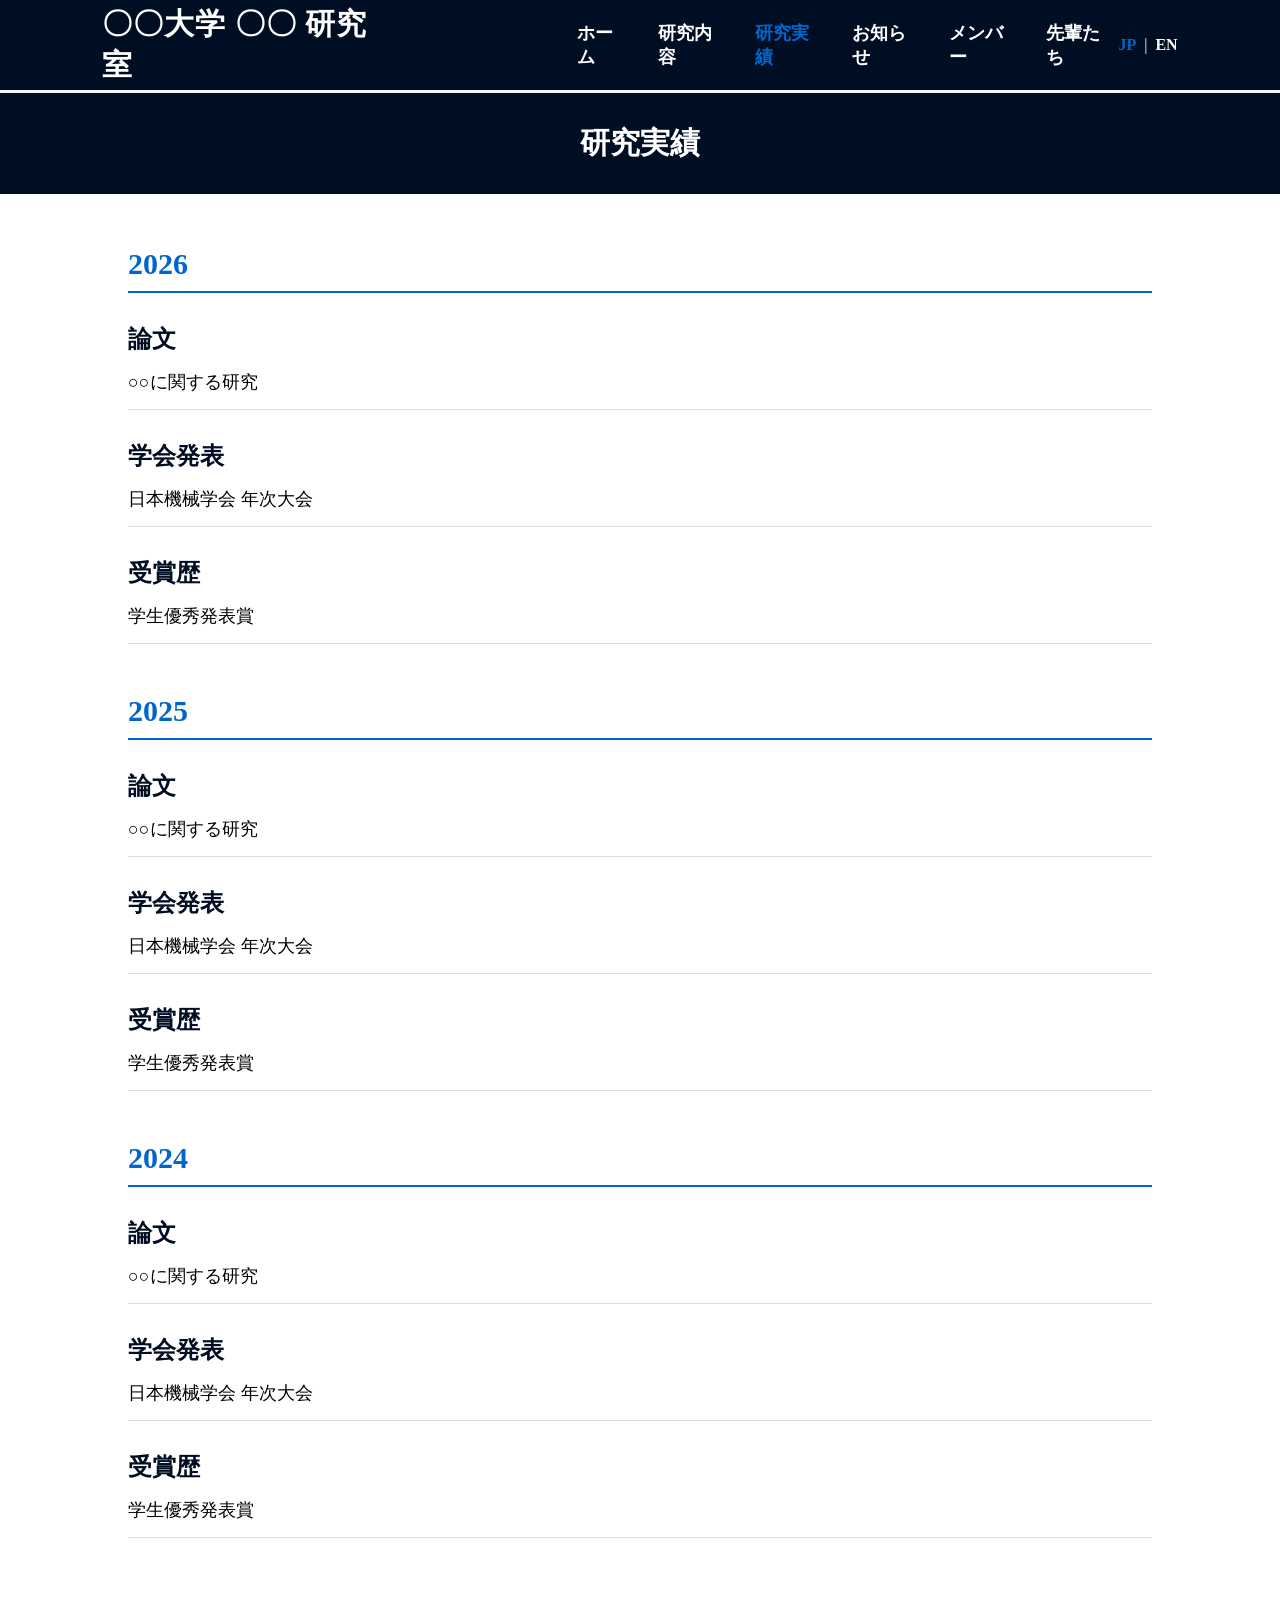
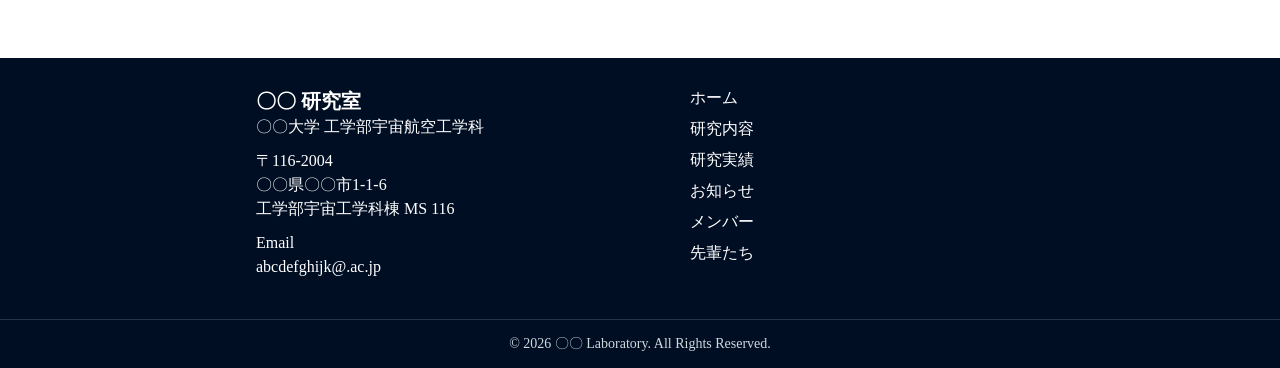
<file: achievement.html>
<!DOCTYPE html>
<html lang="ja">

<head>

    <meta charset="UTF-8">
    <meta name="viewport" content="width=device-width, initial-scale=1.0">
    <title>〇〇 Laboratory</title>
    <link rel="stylesheet" href="css/css.css">
    <link rel="preconnect" href="https://fonts.googleapis.com">
    <link rel="preconnect" href="https://fonts.gstatic.com" crossorigin>
    <link href="https://fonts.googleapis.com/css2?family=Inter:wght@100..900&family=Noto+Sans+JP:wght@100..900&display=swap" rel="stylesheet">
</head>

<body class="sub">

    <header>
        <div class="labo-name">
            <h1>〇〇大学  〇〇 研究室</h1>
        </div>


        <div class="header-menu">
            <nav>
                <a href="index.html" >
                    <span class="jp">ホーム</span>
                </a>
                <a href="research.html" >
                    <span class="jp">研究内容</span>
                </a>
                <a href="achievement.html" class="active">
                    <span class="jp">研究実績</span>
                </a>
                <a href="news.html">
                    <span class="jp">お知らせ</span>
                </a>
                <a href="member.html">
                    <span class="jp">メンバー</span>
                </a>
                <a href="senior.html">
                    <span class="jp">先輩たち</span>
                </a>
            </nav>
        </div>
        <!-- 言語切替 -->
        <div class="lang-switch">
            <a href="achievement.html" class="active">
                JP
            </a>
            <span>|</span>
            <a href="en/en-achievement.html">
                EN
            </a>
        </div>
        <!-- ハンバーガー -->
        <button class="hamburger">
            ☰
        </button>
    </header>

    <section class="achievement-top">
            <h1>研究実績</h1>
    </section>

    <section class="achievement">

        <div class="achievement-year">

            <div class="year">
                <h2>2026</h2>
            </div>
            <div class="achievement-category">
                <h3>論文</h3>
                <ul>
                    <li>○○に関する研究
                    </li>
                </ul>
            </div>

            <div class="achievement-category">
                <h3>学会発表</h3>
                <ul>
                    <li>日本機械学会 年次大会
                    </li>
                </ul>
            </div>

            <div class="achievement-category">
                <h3>受賞歴</h3>
                <ul>
                    <li>学生優秀発表賞
                    </li>
                </ul>
            </div>

        </div>

        <div class="achievement-year">

            <div class="year">
                <h2>2025</h2>
            </div>
            <div class="achievement-category">
                <h3>論文</h3>
                <ul>
                    <li>○○に関する研究
                    </li>
                </ul>
            </div>

            <div class="achievement-category">
                <h3>学会発表</h3>
                <ul>
                    <li>日本機械学会 年次大会
                    </li>
                </ul>
            </div>

            <div class="achievement-category">
                <h3>受賞歴</h3>
                <ul>
                    <li>学生優秀発表賞
                    </li>
                </ul>
            </div>

        </div>

        <div class="achievement-year">

            <div class="year">
                <h2>2024</h2>
            </div>
            <div class="achievement-category">
                <h3>論文</h3>
                <ul>
                    <li>○○に関する研究
                    </li>
                </ul>
            </div>

            <div class="achievement-category">
                <h3>学会発表</h3>
                <ul>
                    <li>日本機械学会 年次大会
                    </li>
                </ul>
            </div>

            <div class="achievement-category">
                <h3>受賞歴</h3>
                <ul>
                    <li>学生優秀発表賞
                    </li>
                </ul>
            </div>

        </div>



        
    </section>

    <footer>

        <div class="footer-content">

            <div class="footer-left">
                <h1>〇〇 研究室</h1>
                <p>〇〇大学 工学部宇宙航空工学科</p>
                <p>〒116-2004<br>
                    〇〇県〇〇市1-1-6<br>
                    工学部宇宙工学科棟 MS 116</p>
                <p>Email<br>
                    abcdefghijk@.ac.jp</p>
            </div>

            <div class="footer-right">
                <ul>
                    <li><a href="index.html">ホーム</a></li>
                    <li><a href="research.html">研究内容</a></li>
                    <li><a href="achievement.html">研究実績</a></li>
                    <li><a href="news.html">お知らせ</a></li>
                    <li><a href="member.html">メンバー</a></li>
                    <li><a href="senior.html">先輩たち</a></li>
                </ul>
            </div>

        </div>

        <div class="footer-copy">
            © 2026 〇〇 Laboratory. All Rights Reserved.
        </div>

    </footer>




    <script src="js/js.js"></script>
</body>
</html>
</file>
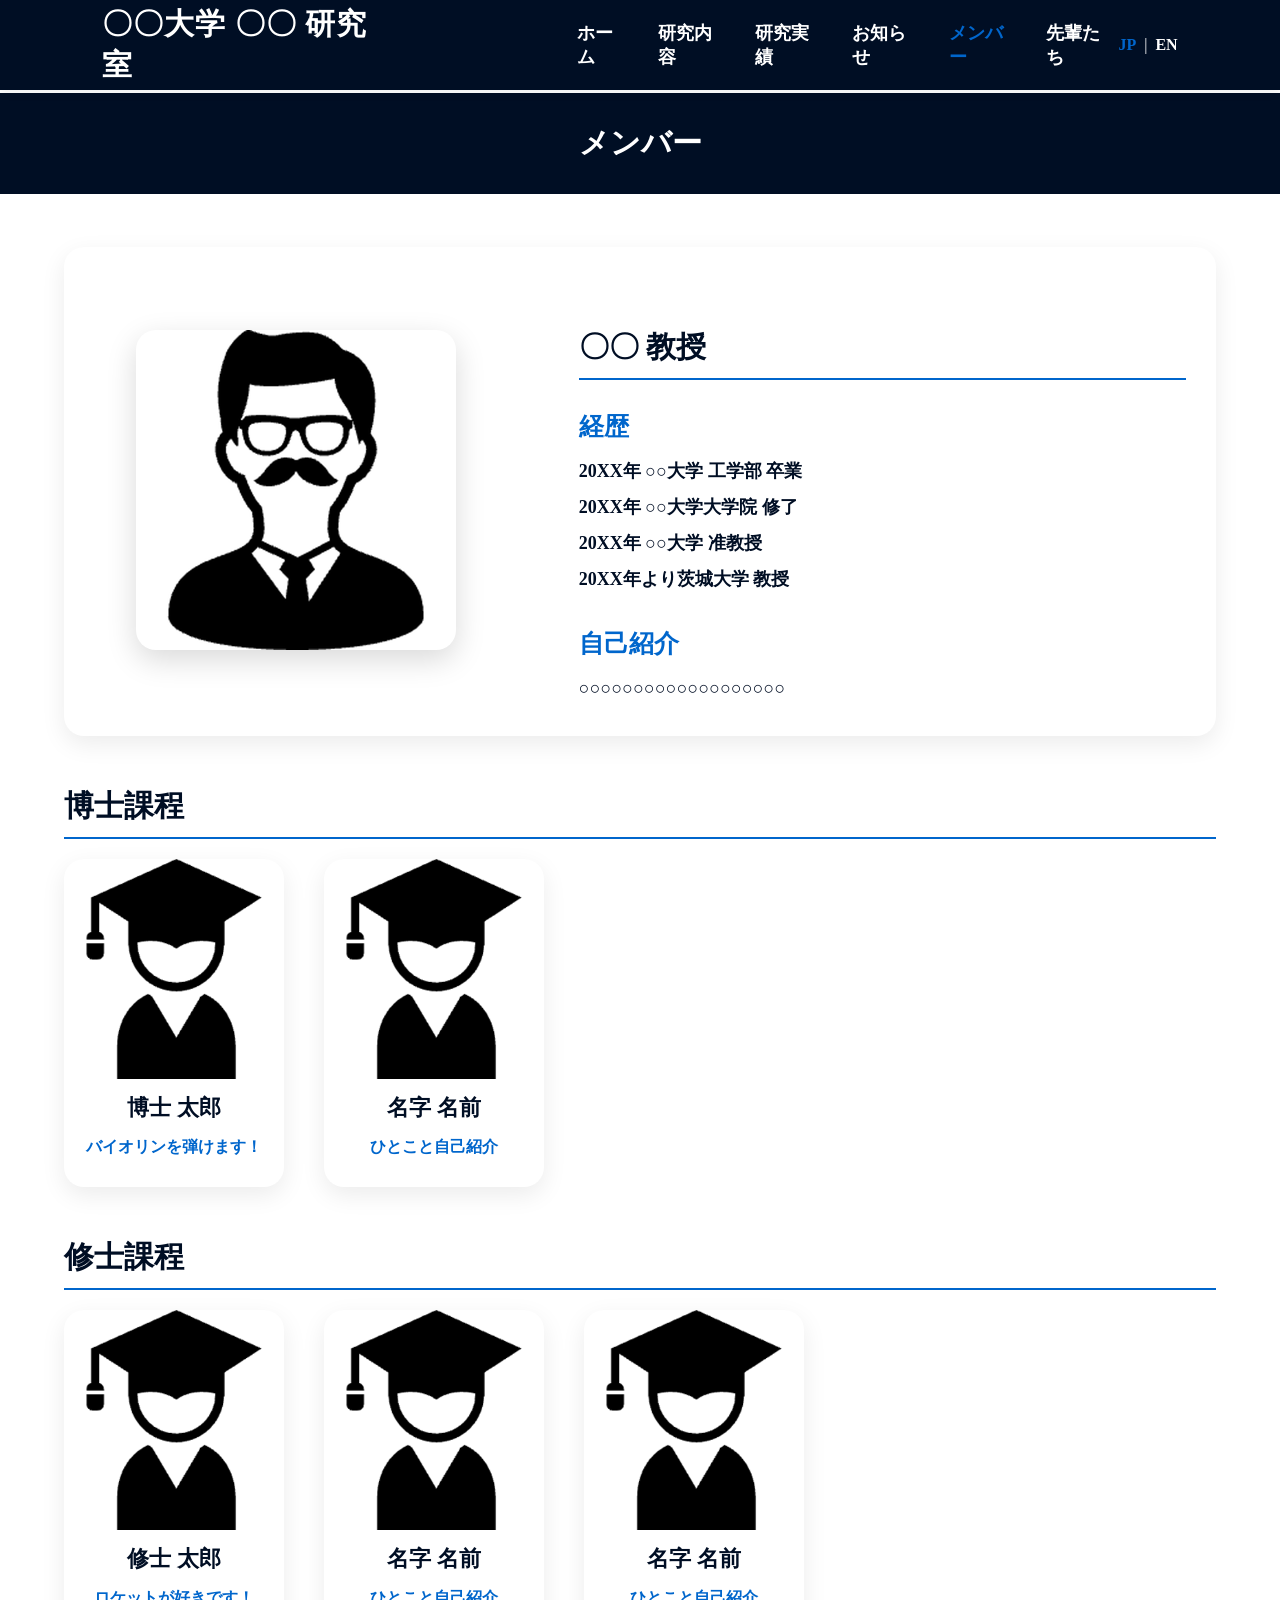
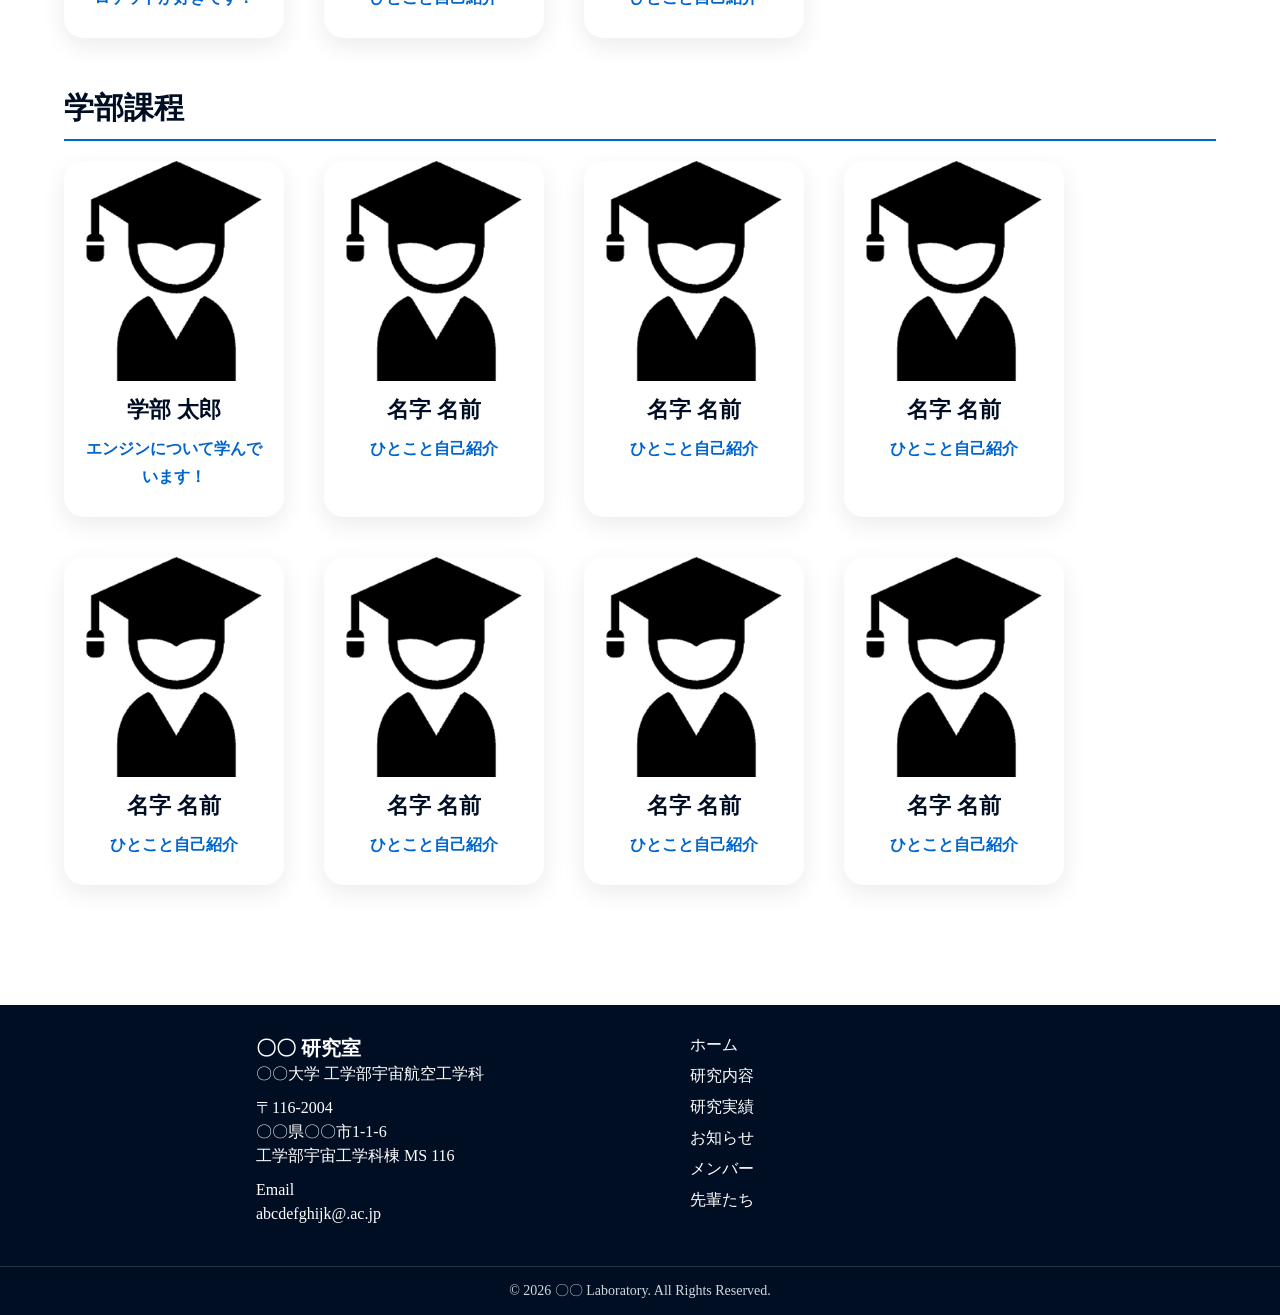
<file: member.html>
<!DOCTYPE html>
<html lang="ja">

<head>

    <meta charset="UTF-8">
    <meta name="viewport" content="width=device-width, initial-scale=1.0">
    <title>〇〇 Laboratory</title>
    <link rel="stylesheet" href="css/css.css">
    <link rel="preconnect" href="https://fonts.googleapis.com">
    <link rel="preconnect" href="https://fonts.gstatic.com" crossorigin>
    <link href="https://fonts.googleapis.com/css2?family=Inter:wght@100..900&family=Noto+Sans+JP:wght@100..900&display=swap" rel="stylesheet">
</head>

<body class="sub">

    <header>
        <div class="labo-name">
            <h1>〇〇大学  〇〇 研究室</h1>
        </div>


        <div class="header-menu">
            <nav>
                <a href="index.html" >
                    <span class="jp">ホーム</span>
                </a>
                <a href="research.html" >
                    <span class="jp">研究内容</span>
                </a>
                <a href="achievement.html" >
                    <span class="jp">研究実績</span>
                </a>
                <a href="news.html" >
                    <span class="jp">お知らせ</span>
                </a>
                <a href="member.html" class="active">
                    <span class="jp">メンバー</span>
                </a>
                <a href="senior.html">
                    <span class="jp">先輩たち</span>
                </a>
            </nav>
        </div>
        <!-- 言語切替 -->
        <div class="lang-switch">
            <a href="member.html" class="active">
                JP
            </a>
            <span>|</span>
            <a href="en/en-member.html">
                EN
            </a>
        </div>
        <!-- ハンバーガー -->
        <button class="hamburger">
            ☰
        </button>
    </header>


    <section class="member-top">
        <h1>メンバー</h1>
    </section>

    <section class="member">

        <div class="professor-card">

            <div class="professor-profile">

                <div class="professor-left">
                    <img src="images/professor.png" alt="加藤教授">
                </div>

                <div class="professor-right">

                    <h1>〇〇 教授</h1>
                    <h2>経歴</h2>
                    <p>20XX年 ○○大学 工学部 卒業<br>
                       20XX年 ○○大学大学院 修了<br>
                       20XX年 ○○大学 准教授<br>
                        20XX年より茨城大学 教授
                    </p>
                    <h2>自己紹介</h2>
                    <p>
                        ○○○○○○○○○○○○○○○○○○○
                    </p>

                </div>

            </div>
        </div>

    </section>



    <section class="member">
       
        <h1>博士課程</h1>

        <div class="student-list">

            <div class="student-card">
                <img src="images/student.png" alt="学生">
                <h2>博士 太郎</h2>
                <p>バイオリンを弾けます！</p>
            </div>

            <div class="student-card">
                <img src="images/student.png" alt="学生">
                <h2>名字 名前</h2>
                <p>ひとこと自己紹介</p>
            </div>

        </div>

        <h1>修士課程</h1>

        <div class="student-list">

            <div class="student-card">

                <img src="images/student.png" alt="学生">
                <h2>修士 太郎</h2>
                <p>ロケットが好きです！</p>

            </div>

            <div class="student-card">
                <img src="images/student.png" alt="学生">
                <h2>名字 名前</h2>
                <p>ひとこと自己紹介</p>
            </div>

            <div class="student-card">
                <img src="images/student.png" alt="学生">
                <h2>名字 名前</h2>
                <p>ひとこと自己紹介</p>
            </div>

        </div>


        <h1>学部課程</h1>

        <div class="student-list">

            <div class="student-card">

                <img src="images/student.png" alt="学生">
                <h2>学部 太郎</h2>
                <p>エンジンについて学んでいます！</p>

            </div>

            <div class="student-card">
                <img src="images/student.png" alt="学生">
                <h2>名字 名前</h2>
                <p>ひとこと自己紹介</p>
            </div>

            <div class="student-card">
                <img src="images/student.png" alt="学生">
                <h2>名字 名前</h2>
                <p>ひとこと自己紹介</p>
            </div>

            <div class="student-card">
                <img src="images/student.png" alt="学生">
                <h2>名字 名前</h2>
                <p>ひとこと自己紹介</p>
            </div>

            <div class="student-card">
                <img src="images/student.png" alt="学生">
                <h2>名字 名前</h2>
                <p>ひとこと自己紹介</p>
            </div>

            <div class="student-card">
                <img src="images/student.png" alt="学生">
                <h2>名字 名前</h2>
                <p>ひとこと自己紹介</p>
            </div>

            <div class="student-card">
                <img src="images/student.png" alt="学生">
                <h2>名字 名前</h2>
                <p>ひとこと自己紹介</p>
            </div>

            <div class="student-card">
                <img src="images/student.png" alt="学生">
                <h2>名字 名前</h2>
                <p>ひとこと自己紹介</p>
            </div>

        </div>
    </section>

     <footer>

        <div class="footer-content">

            <div class="footer-left">
                <h1>〇〇 研究室</h1>
                <p>〇〇大学 工学部宇宙航空工学科</p>
                <p>〒116-2004<br>
                    〇〇県〇〇市1-1-6<br>
                    工学部宇宙工学科棟 MS 116</p>
                <p>Email<br>
                    abcdefghijk@.ac.jp</p>
            </div>

            <div class="footer-right">
                <ul>
                    <li><a href="index.html">ホーム</a></li>
                    <li><a href="research.html">研究内容</a></li>
                    <li><a href="achievement.html">研究実績</a></li>
                    <li><a href="news.html">お知らせ</a></li>
                    <li><a href="member.html">メンバー</a></li>
                    <li><a href="senior.html">先輩たち</a></li>
                </ul>
            </div>

        </div>

        <div class="footer-copy">
            © 2026 〇〇 Laboratory. All Rights Reserved.
        </div>

    </footer>




    <script src="js/js.js"></script>
</body>
</html>
</file>
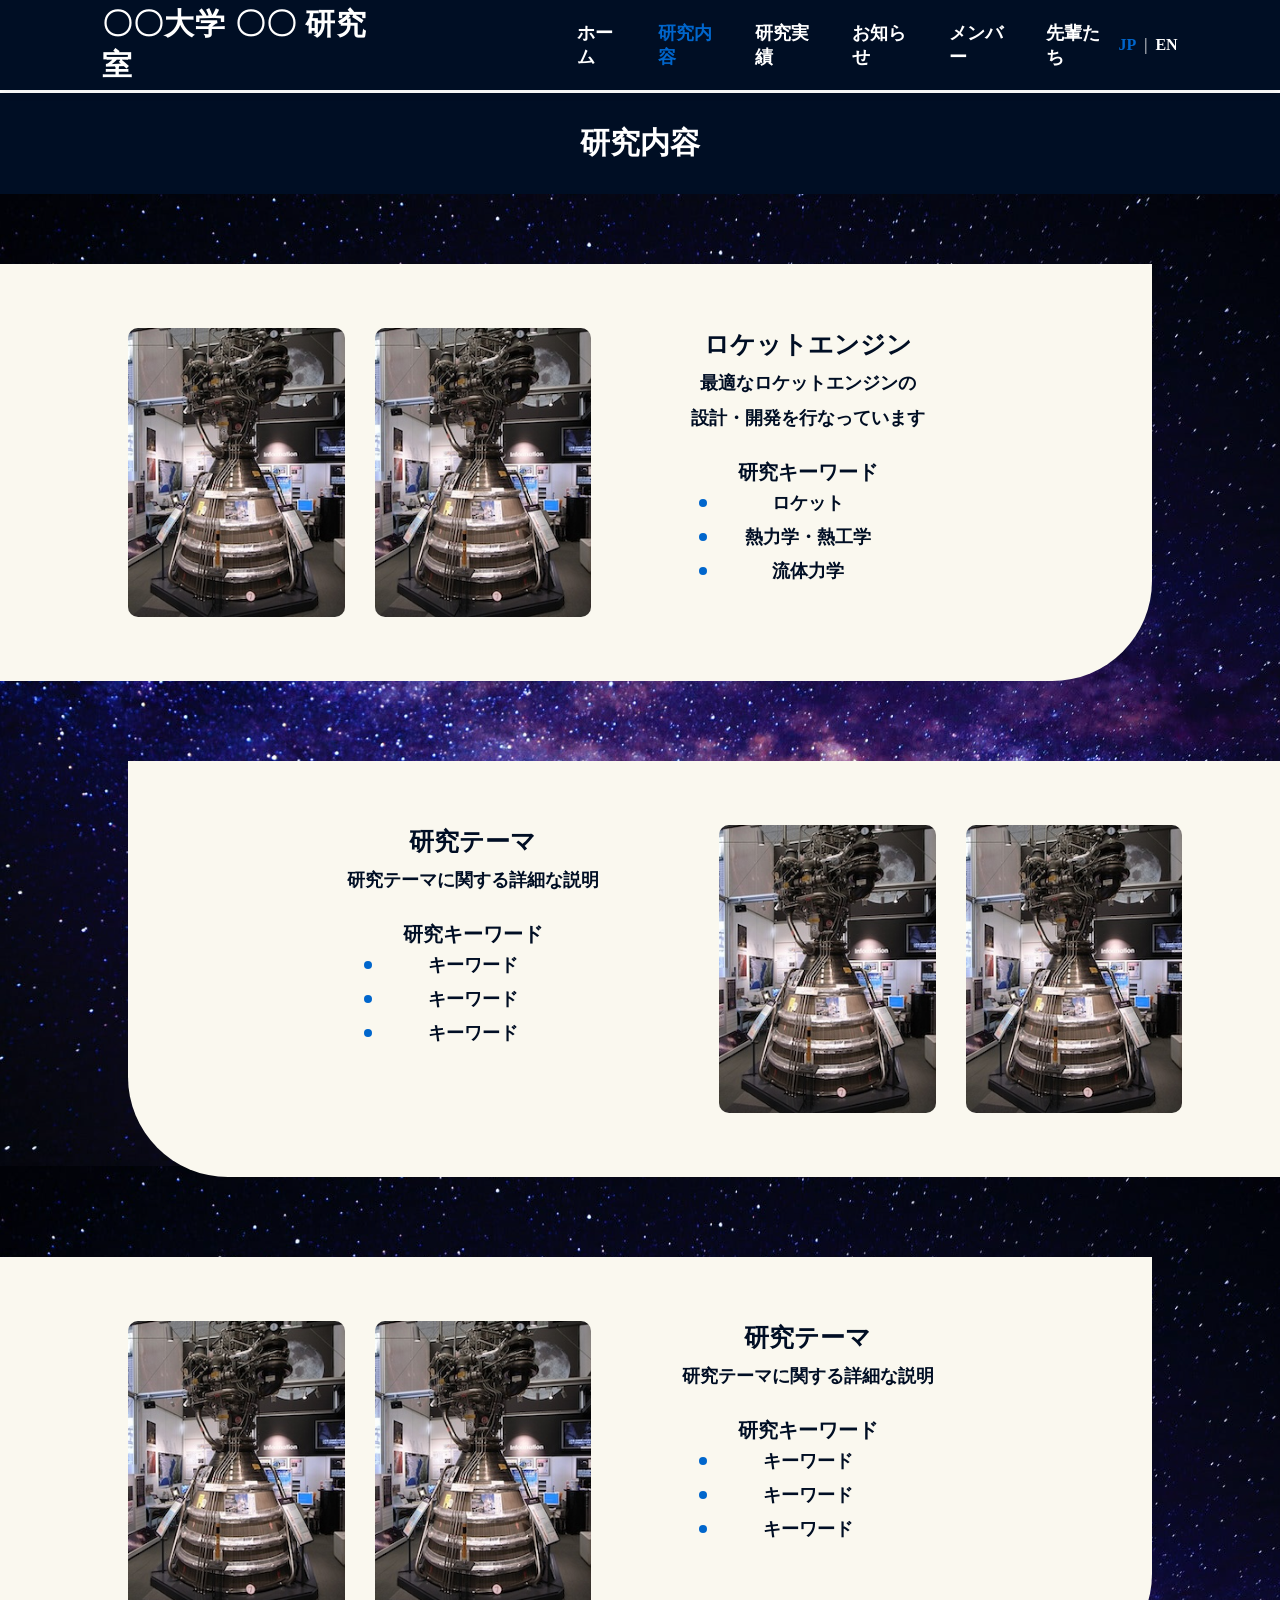
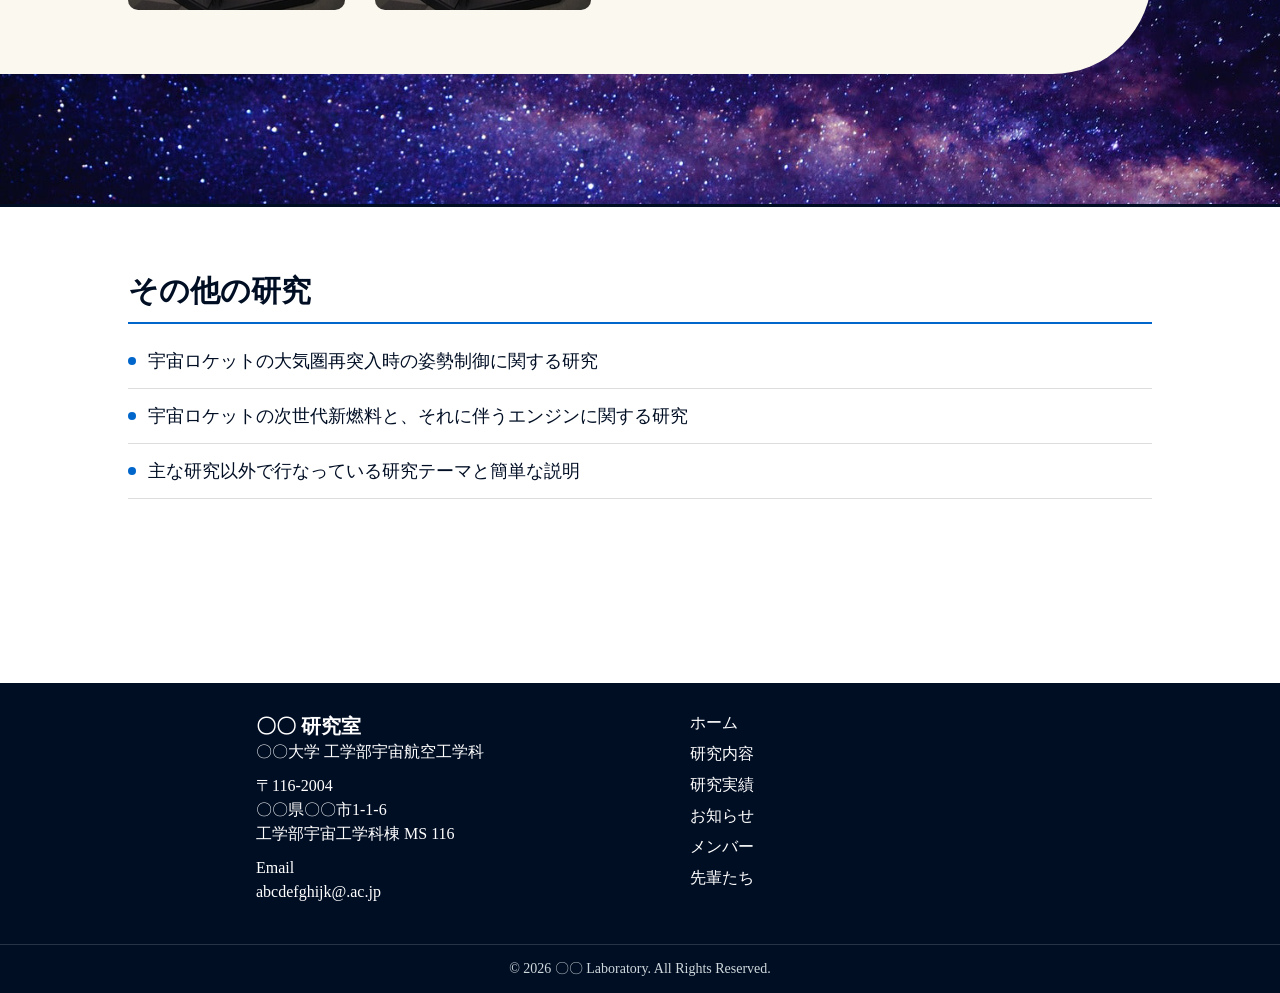
<file: research.html>
<!DOCTYPE html>
<html lang="ja">

<head>

    <meta charset="UTF-8">
    <meta name="viewport" content="width=device-width, initial-scale=1.0">
    <title>〇〇 Laboratory</title>
    <link rel="stylesheet" href="css/css.css">
    <link rel="preconnect" href="https://fonts.googleapis.com">
    <link rel="preconnect" href="https://fonts.gstatic.com" crossorigin>
    <link href="https://fonts.googleapis.com/css2?family=Inter:wght@100..900&family=Noto+Sans+JP:wght@100..900&display=swap" rel="stylesheet">
</head>

<body class="sub">

    <header>
        <div class="labo-name">
            <h1>〇〇大学  〇〇 研究室</h1>
        </div>


        <div class="header-menu">
            <nav>
                <a href="index.html" >
                    <span class="jp">ホーム</span>
                </a>
                <a href="research.html" class="active">
                    <span class="jp">研究内容</span>
                </a>
                <a href="achievement.html">
                    <span class="jp">研究実績</span>
                </a>
                <a href="news.html">
                    <span class="jp">お知らせ</span>
                </a>
                <a href="member.html">
                    <span class="jp">メンバー</span>
                </a>
                <a href="senior.html">
                    <span class="jp">先輩たち</span>
                </a>
            </nav>
        </div>
        <!-- 言語切替 -->
        <div class="lang-switch">
            <a href="research.html" class="active">
                JP
            </a>
            <span>|</span>
            <a href="en/en-research.html">
                EN
            </a>
        </div>
        <!-- ハンバーガー -->
        <button class="hamburger">
            ☰
        </button>
    </header>


    <section class="research-top">
            <h1>研究内容</h1>
    </section>

    <section class="research">

        <div class="research-list">

            <div class="research-item">
                <div class="research-item-left">
                    <img src="images/research01.jpg">
                    <img src="images/research01.jpg">
                </div>
                
                <div class="research-item-right">
                    <h2>ロケットエンジン</h2>
                    <p>最適なロケットエンジンの<br>
                    設計・開発を行なっています</p>

                    <h3><br>研究キーワード</h3>
                    <ul><li>ロケット</li>
                    <li>熱力学・熱工学</li>
                    <li>流体力学</li></ul>
                </div>
            </div>
            
            <div class="research-item">

                <div class="research-item-left">
                    <img src="images/research01.jpg">
                    <img src="images/research01.jpg">
                </div>
                
                <div class="research-item-right">
                    <h2>研究テーマ</h2>
                    <p>研究テーマに関する詳細な説明<br>
                    </p>

                    <h3><br>研究キーワード</h3>
                    <ul>
                    <li>キーワード</li>
                    <li>キーワード</li>
                    <li>キーワード</li>
                    </ul>
                </div>
            </div>

            <div class="research-item">
                <div class="research-item-left">
                    <img src="images/research01.jpg">
                    <img src="images/research01.jpg">
                </div>
                
                <div class="research-item-right">
                    <h2>研究テーマ</h2>
                    <p>研究テーマに関する詳細な説明<br>
                    </p>

                    <h3><br>研究キーワード</h3>
                    <ul>
                    <li>キーワード</li>
                    <li>キーワード</li>
                    <li>キーワード</li>
                    </ul>
                </div>

            
            </div>

            <div class="other-research">
                <h1>その他の研究</h1>
                <ul><li>宇宙ロケットの大気圏再突入時の姿勢制御に関する研究</li>
                    <li>宇宙ロケットの次世代新燃料と、それに伴うエンジンに関する研究</li>
                    <li>主な研究以外で行なっている研究テーマと簡単な説明</li></ul>

            </div>
        </div>

            


    </section>

    <footer>

        <div class="footer-content">

            <div class="footer-left">
                <h1>〇〇 研究室</h1>
                <p>〇〇大学 工学部宇宙航空工学科</p>
                <p>〒116-2004<br>
                    〇〇県〇〇市1-1-6<br>
                    工学部宇宙工学科棟 MS 116</p>
                <p>Email<br>
                    abcdefghijk@.ac.jp</p>
            </div>

            <div class="footer-right">
                <ul>
                    <li><a href="index.html">ホーム</a></li>
                    <li><a href="research.html">研究内容</a></li>
                    <li><a href="achievement.html">研究実績</a></li>
                    <li><a href="news.html">お知らせ</a></li>
                    <li><a href="member.html">メンバー</a></li>
                    <li><a href="senior.html">先輩たち</a></li>
                </ul>
            </div>

        </div>

        <div class="footer-copy">
            © 2026 〇〇 Laboratory. All Rights Reserved.
        </div>

    </footer>




    <script src="js/js.js"></script>
</body>
</html>
</file>
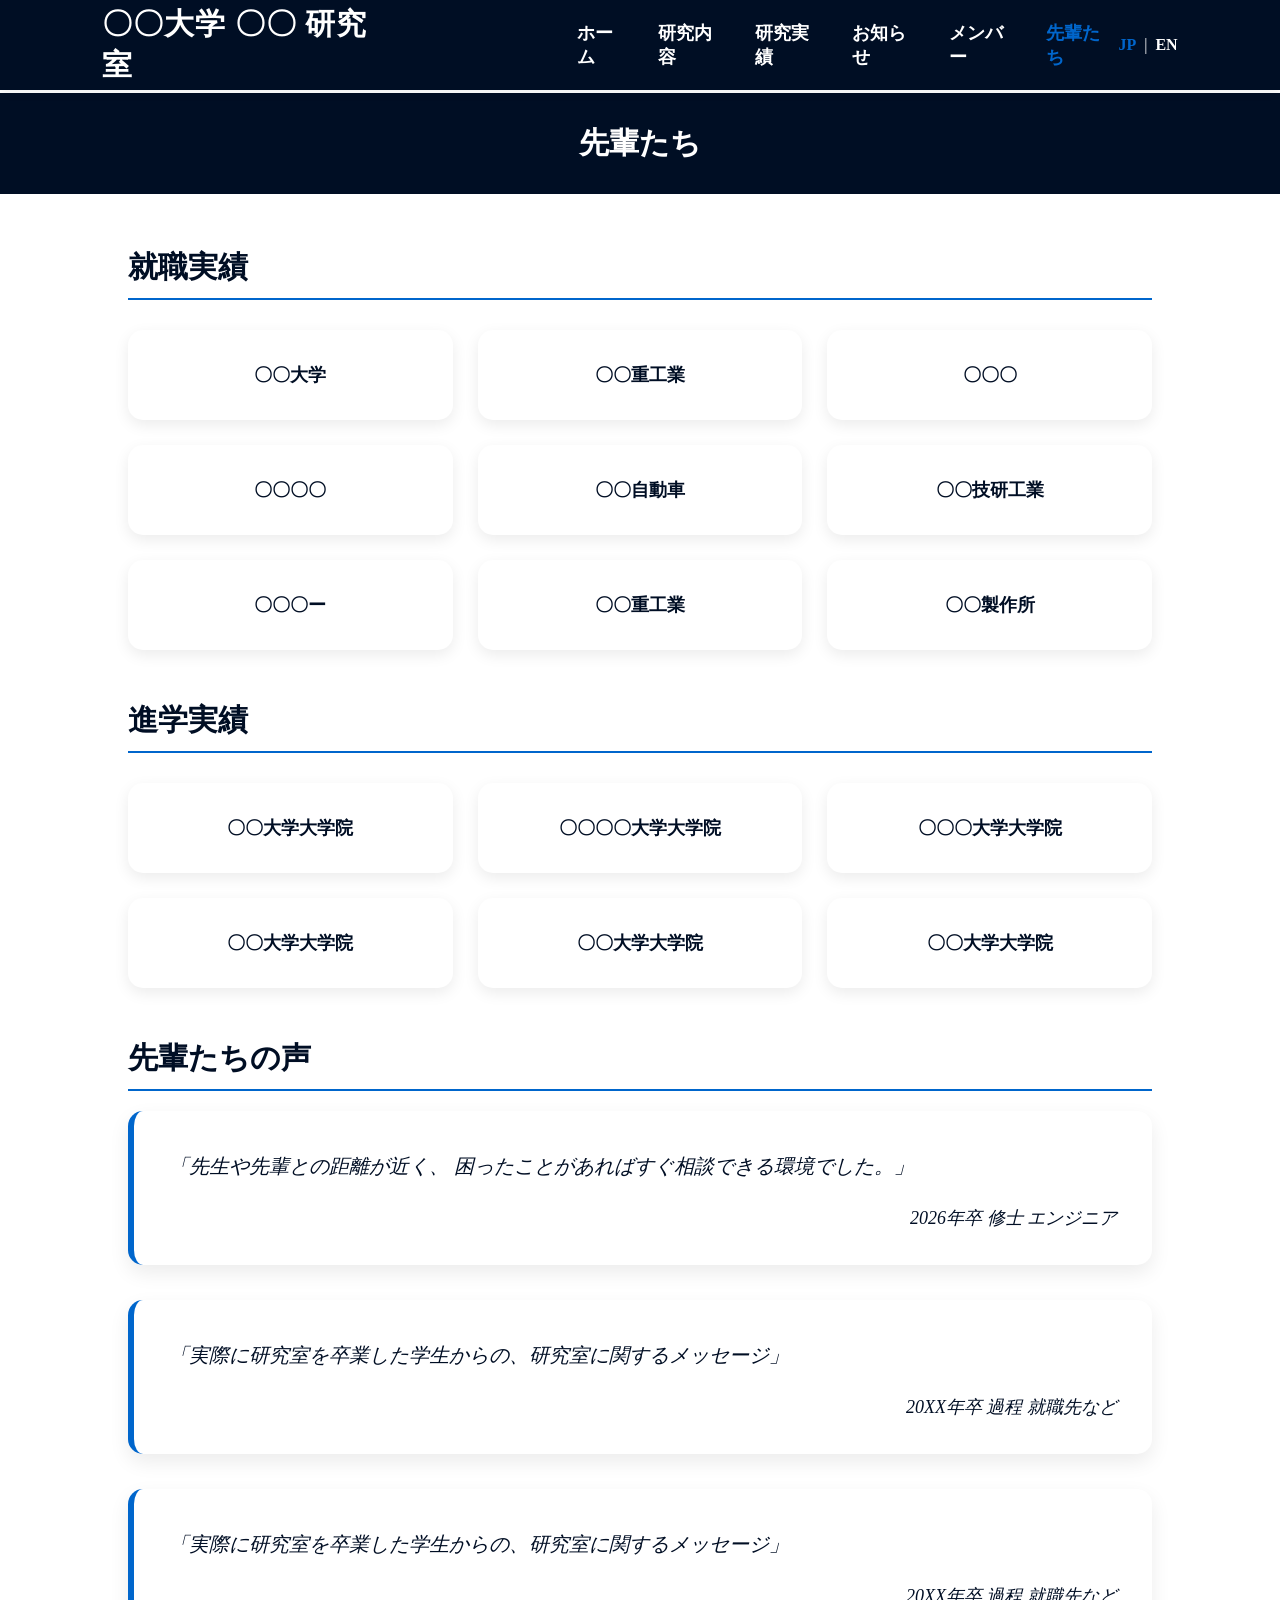
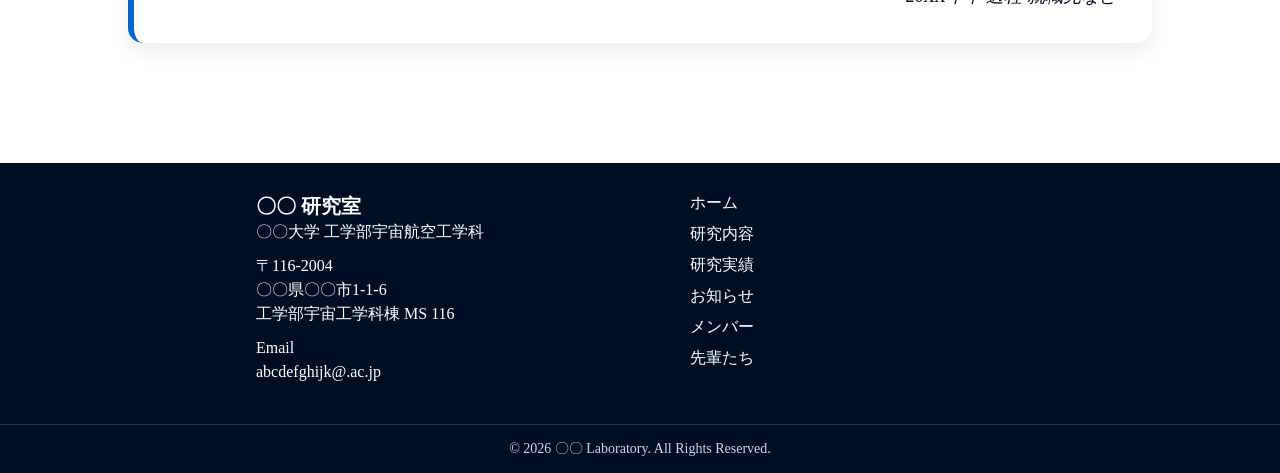
<file: senior.html>
<!DOCTYPE html>
<html lang="ja">

<head>

    <meta charset="UTF-8">
    <meta name="viewport" content="width=device-width, initial-scale=1.0">
    <title>〇〇 Laboratory</title>
    <link rel="stylesheet" href="css/css.css">
    <link rel="preconnect" href="https://fonts.googleapis.com">
    <link rel="preconnect" href="https://fonts.gstatic.com" crossorigin>
    <link href="https://fonts.googleapis.com/css2?family=Inter:wght@100..900&family=Noto+Sans+JP:wght@100..900&display=swap" rel="stylesheet">
</head>

<body class="sub">

    <header>
        <div class="labo-name">
            <h1>〇〇大学  〇〇 研究室</h1>
        </div>


        <div class="header-menu">
            <nav>
                <a href="index.html" >
                    <span class="jp">ホーム</span>
                </a>
                <a href="research.html" >
                    <span class="jp">研究内容</span>
                </a>
                <a href="achievement.html" >
                    <span class="jp">研究実績</span>
                </a>
                <a href="news.html" >
                    <span class="jp">お知らせ</span>
                </a>
                <a href="member.html" >
                    <span class="jp">メンバー</span>
                </a>
                <a href="senior.html" class="active">
                    <span class="jp">先輩たち</span>
                </a>
            </nav>
        </div>
        <!-- 言語切替 -->
        <div class="lang-switch">
            <a href="senior.html" class="active">
                JP
            </a>
            <span>|</span>
            <a href="en/en-senior.html">
                EN
            </a>
        </div>
        <!-- ハンバーガー -->
        <button class="hamburger">
            ☰
        </button>
    </header>

    <section class="senior-top">
        <h1>先輩たち</h1>
    </section>

    <section class="senior">

        <div class="job-career">

            <h1>就職実績</h1>

            <div class="career-list">

                <div class="career-item">〇〇大学</div>
                <div class="career-item">〇〇重工業</div>
                <div class="career-item">〇〇〇</div>

                <div class="career-item">〇〇〇〇</div>
                <div class="career-item">〇〇自動車</div>
                <div class="career-item">〇〇技研工業</div>

                <div class="career-item">〇〇〇ー</div>
                <div class="career-item">〇〇重工業</div>
                <div class="career-item">〇〇製作所</div>

            </div>
        </div>

    </section>


    <section class="senior">


        <div class="school-career">

            <h1>進学実績</h1>

            <div class="career-list">

                <div class="career-item">〇〇大学大学院</div>
                <div class="career-item">〇〇〇〇大学大学院</div>
                <div class="career-item">〇〇〇大学大学院</div>

                <div class="career-item">〇〇大学大学院</div>
                <div class="career-item">〇〇大学大学院</div>
                <div class="career-item">〇〇大学大学院</div>
            </div>
        </div>

    </section>



    <section class="senior">


        <div class="senior-voice">
            <h1>先輩たちの声</h1>

            <div class="senior-voice-list">

                <div class="senior-voice-card">

                    <p class="senior-voice-message">

                        「先生や先輩との距離が近く、
                        困ったことがあればすぐ相談できる環境でした。」

                    </p>

                    <div class="senior-voice-info">

                        2026年卒 修士 エンジニア

                    </div>

                </div>



                <div class="senior-voice-card">

                    <p class="senior-voice-message">

                        「実際に研究室を卒業した学生からの、研究室に関するメッセージ」

                    </p>

                    <div class="senior-voice-info">

                        20XX年卒 過程 就職先など

                    </div>

                </div>



                <div class="senior-voice-card">

                    <p class="senior-voice-message">

                        「実際に研究室を卒業した学生からの、研究室に関するメッセージ」

                    </p>

                    <div class="senior-voice-info">

                        20XX年卒 過程 就職先など

                    </div>
                </div>

            
            </div>

        </div>

    </section>

    <footer>

        <div class="footer-content">

            <div class="footer-left">
                <h1>〇〇 研究室</h1>
                <p>〇〇大学 工学部宇宙航空工学科</p>
                <p>〒116-2004<br>
                    〇〇県〇〇市1-1-6<br>
                    工学部宇宙工学科棟 MS 116</p>
                <p>Email<br>
                    abcdefghijk@.ac.jp</p>
            </div>

            <div class="footer-right">
                <ul>
                    <li><a href="index.html">ホーム</a></li>
                    <li><a href="research.html">研究内容</a></li>
                    <li><a href="achievement.html">研究実績</a></li>
                    <li><a href="news.html">お知らせ</a></li>
                    <li><a href="member.html">メンバー</a></li>
                    <li><a href="senior.html">先輩たち</a></li>
                </ul>
            </div>

        </div>

        <div class="footer-copy">
            © 2026 〇〇 Laboratory. All Rights Reserved.
        </div>

    </footer>




    <script src="js/js.js"></script>
</body>
</html>
</file>
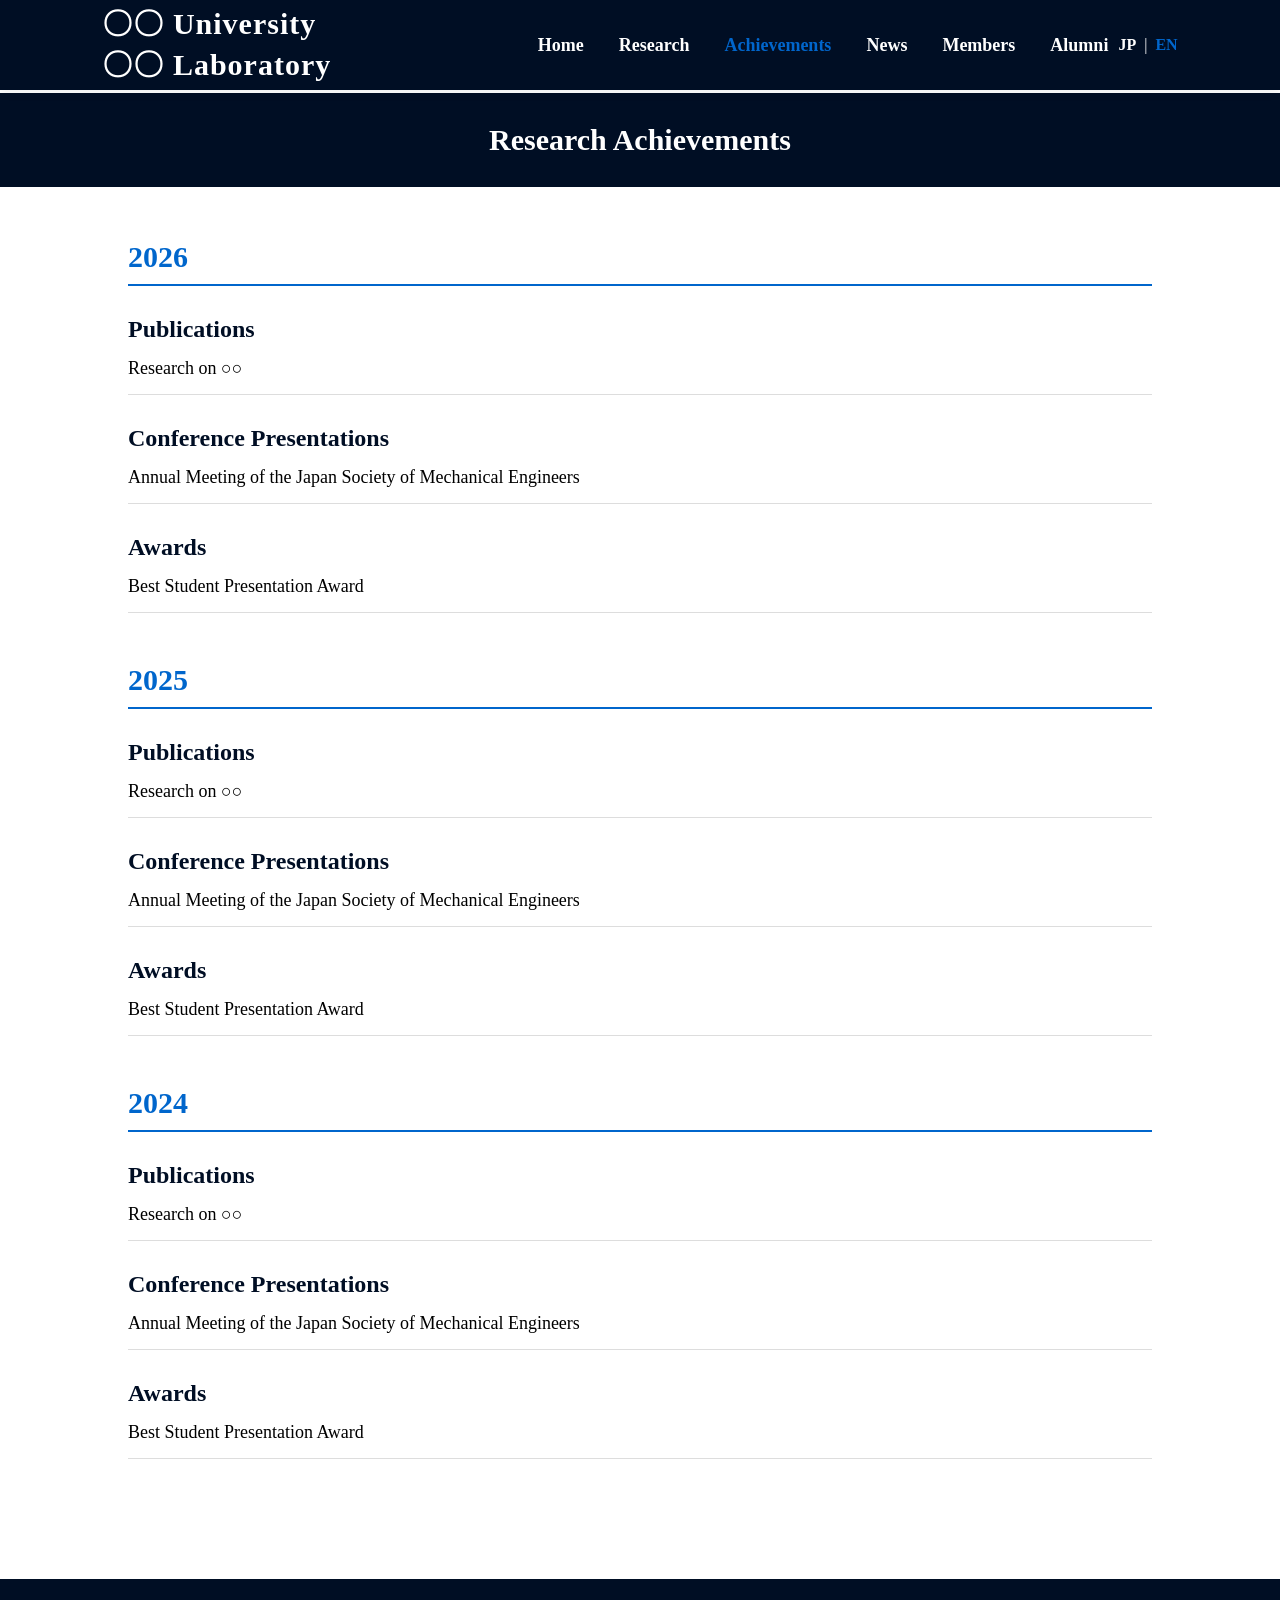
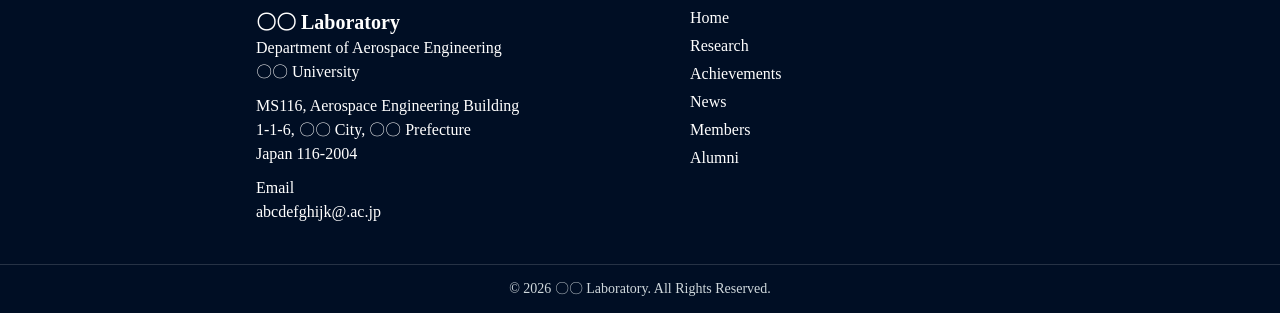
<file: en/en-achievement.html>
<!DOCTYPE html>
<html lang="en">

<head>

    <meta charset="UTF-8">
    <meta name="viewport" content="width=device-width, initial-scale=1.0">
    <title>〇〇 Laboratory</title>
    <link rel="stylesheet" href="../css/css.css">
    <link rel="preconnect" href="https://fonts.googleapis.com">
    <link rel="preconnect" href="https://fonts.gstatic.com" crossorigin>
    <link href="https://fonts.googleapis.com/css2?family=Inter:wght@100..900&family=Noto+Sans+JP:wght@100..900&display=swap" rel="stylesheet">

</head>

<body class="sub">

    <header>

        <div class="labo-name">
            <h1>〇〇 University 〇〇 Laboratory</h1>
        </div>

        <div class="header-menu">

            <nav>

                <a href="en-index.html">
                    <span class="jp">Home</span>
                </a>

                <a href="en-research.html">
                    <span class="jp">Research</span>
                </a>

                <a href="en-achievement.html" class="active">
                    <span class="jp">Achievements</span>
                </a>

                <a href="en-news.html">
                    <span class="jp">News</span>
                </a>

                <a href="en-member.html">
                    <span class="jp">Members</span>
                </a>

                <a href="en-senior.html">
                    <span class="jp">Alumni</span>
                </a>

            </nav>

        </div>

        <div class="lang-switch">

            <a href="../achievement.html">
                JP
            </a>

            <span>|</span>

            <a href="en-achievement.html" class="active">
                EN
            </a>

        </div>

        <button class="hamburger">
            ☰
        </button>

    </header>


    <section class="achievement-top">
        <h1>Research Achievements</h1>
    </section>


    <section class="achievement">

        <div class="achievement-year">

            <div class="year">
                <h2>2026</h2>
            </div>

            <div class="achievement-category">

                <h3>Publications</h3>

                <ul>
                    <li>Research on ○○</li>
                </ul>

            </div>

            <div class="achievement-category">

                <h3>Conference Presentations</h3>

                <ul>
                    <li>Annual Meeting of the Japan Society of Mechanical Engineers</li>
                </ul>

            </div>

            <div class="achievement-category">

                <h3>Awards</h3>

                <ul>
                    <li>Best Student Presentation Award</li>
                </ul>

            </div>

        </div>


        <div class="achievement-year">

            <div class="year">
                <h2>2025</h2>
            </div>

            <div class="achievement-category">

                <h3>Publications</h3>

                <ul>
                    <li>Research on ○○</li>
                </ul>

            </div>

            <div class="achievement-category">

                <h3>Conference Presentations</h3>

                <ul>
                    <li>Annual Meeting of the Japan Society of Mechanical Engineers</li>
                </ul>

            </div>

            <div class="achievement-category">

                <h3>Awards</h3>

                <ul>
                    <li>Best Student Presentation Award</li>
                </ul>

            </div>

        </div>


        <div class="achievement-year">

            <div class="year">
                <h2>2024</h2>
            </div>

            <div class="achievement-category">

                <h3>Publications</h3>

                <ul>
                    <li>Research on ○○</li>
                </ul>

            </div>

            <div class="achievement-category">

                <h3>Conference Presentations</h3>

                <ul>
                    <li>Annual Meeting of the Japan Society of Mechanical Engineers</li>
                </ul>

            </div>

            <div class="achievement-category">

                <h3>Awards</h3>

                <ul>
                    <li>Best Student Presentation Award</li>
                </ul>

            </div>

        </div>

    </section>


    <footer>

        <div class="footer-content">

            <div class="footer-left">

                <h1>〇〇 Laboratory</h1>

                <p>
                    Department of Aerospace Engineering<br>
                    〇〇 University
                </p>

                <p>
                    MS116, Aerospace Engineering Building<br>
                    1-1-6, 〇〇 City, 〇〇 Prefecture<br>
                    Japan 116-2004
                </p>

                <p>
                    Email<br>
                    abcdefghijk@.ac.jp
                </p>

            </div>

            <div class="footer-right">

                <ul>

                    <li><a href="en-index.html">Home</a></li>
                    <li><a href="en-research.html">Research</a></li>
                    <li><a href="en-achievement.html">Achievements</a></li>
                    <li><a href="en-news.html">News</a></li>
                    <li><a href="en-member.html">Members</a></li>
                    <li><a href="en-senior.html">Alumni</a></li>

                </ul>

            </div>

        </div>

        <div class="footer-copy">
            © 2026 〇〇 Laboratory. All Rights Reserved.
        </div>

    </footer>

    <script src="../js/js.js"></script>

</body>

</html>
</file>
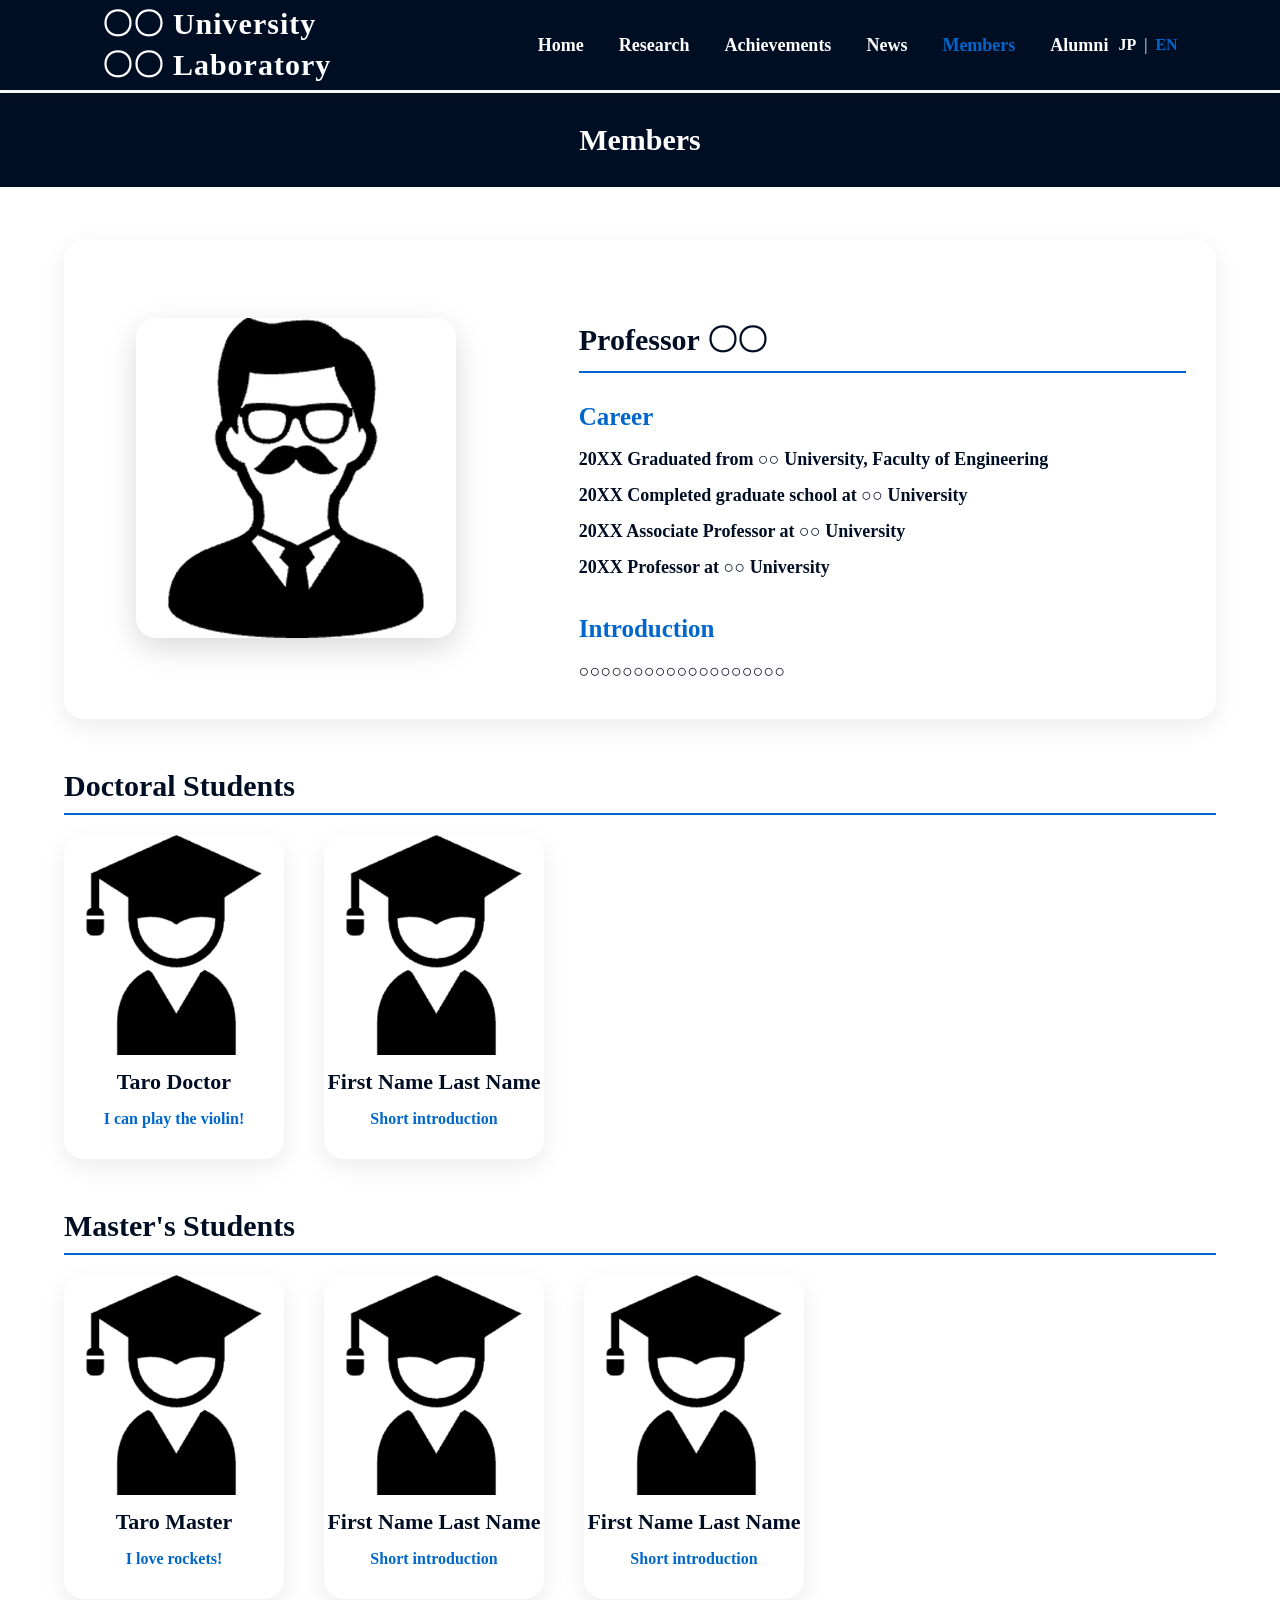
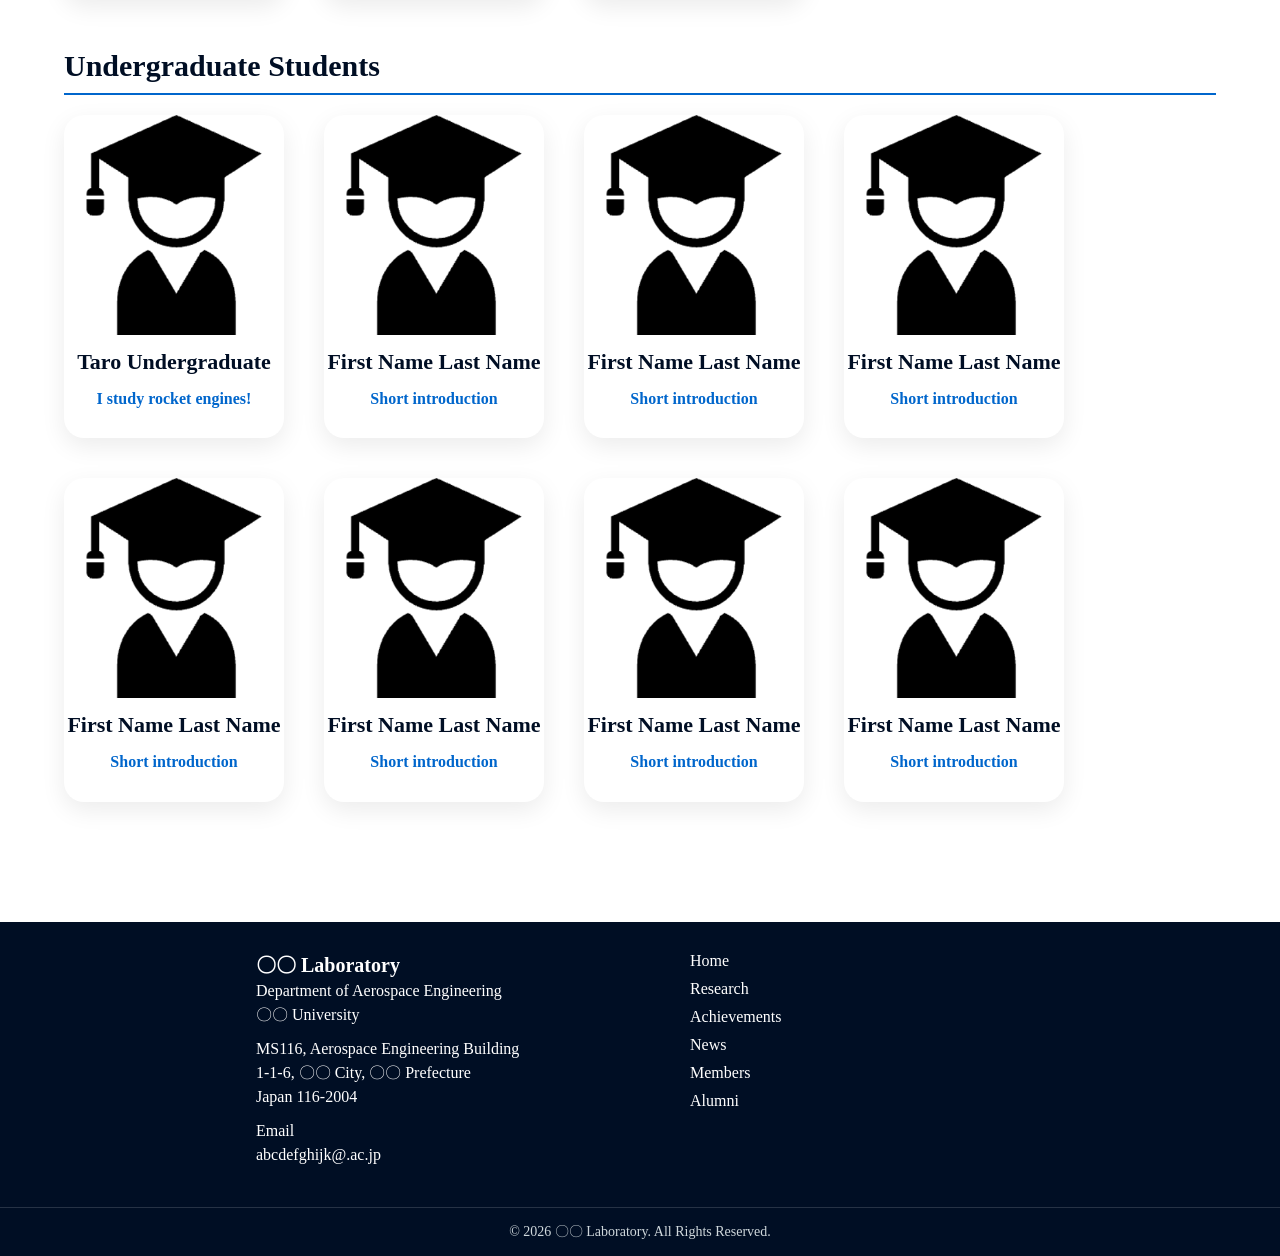
<file: en/en-member.html>
<!DOCTYPE html>
<html lang="en">

<head>

    <meta charset="UTF-8">
    <meta name="viewport" content="width=device-width, initial-scale=1.0">
    <title>〇〇 Laboratory</title>
    <link rel="stylesheet" href="../css/css.css">
    <link rel="preconnect" href="https://fonts.googleapis.com">
    <link rel="preconnect" href="https://fonts.gstatic.com" crossorigin>
    <link href="https://fonts.googleapis.com/css2?family=Inter:wght@100..900&family=Noto+Sans+JP:wght@100..900&display=swap" rel="stylesheet">

</head>


<body class="sub">


    <header>

        <div class="labo-name">
            <h1>〇〇 University 〇〇 Laboratory</h1>
        </div>


        <div class="header-menu">

            <nav>

                <a href="en-index.html">
                    <span class="jp">Home</span>
                </a>

                <a href="en-research.html">
                    <span class="jp">Research</span>
                </a>

                <a href="en-achievement.html">
                    <span class="jp">Achievements</span>
                </a>

                <a href="en-news.html">
                    <span class="jp">News</span>
                </a>

                <a href="en-member.html" class="active">
                    <span class="jp">Members</span>
                </a>

                <a href="en-senior.html">
                    <span class="jp">Alumni</span>
                </a>

            </nav>

        </div>


        <div class="lang-switch">

            <a href="../member.html">
                JP
            </a>

            <span>|</span>

            <a href="en-member.html" class="active">
                EN
            </a>

        </div>


        <button class="hamburger">
            ☰
        </button>


    </header>



    <section class="member-top">

        <h1>Members</h1>

    </section>



    <section class="member">


        <div class="professor-card">


            <div class="professor-profile">


                <div class="professor-left">

                    <img src="../images/professor.png" alt="Professor">

                </div>


                <div class="professor-right">


                    <h1>Professor 〇〇</h1>


                    <h2>Career</h2>

                    <p>
                        20XX Graduated from ○○ University, Faculty of Engineering<br>
                        20XX Completed graduate school at ○○ University<br>
                        20XX Associate Professor at ○○ University<br>
                        20XX Professor at ○○ University
                    </p>


                    <h2>Introduction</h2>

                    <p>
                        ○○○○○○○○○○○○○○○○○○○
                    </p>


                </div>


            </div>


        </div>


    </section>




    <section class="member">



        <h1>Doctoral Students</h1>


        <div class="student-list">


            <div class="student-card">

                <img src="../images/student.png" alt="Student">

                <h2>Taro Doctor</h2>

                <p>
                    I can play the violin!
                </p>

            </div>



            <div class="student-card">

                <img src="../images/student.png" alt="Student">

                <h2>First Name Last Name</h2>

                <p>
                    Short introduction
                </p>

            </div>


        </div>




        <h1>Master's Students</h1>


        <div class="student-list">


            <div class="student-card">

                <img src="../images/student.png" alt="Student">

                <h2>Taro Master</h2>

                <p>
                    I love rockets!
                </p>

            </div>


            <div class="student-card">

                <img src="../images/student.png" alt="Student">

                <h2>First Name Last Name</h2>

                <p>
                    Short introduction
                </p>

            </div>


            <div class="student-card">

                <img src="../images/student.png" alt="Student">

                <h2>First Name Last Name</h2>

                <p>
                    Short introduction
                </p>

            </div>


        </div>





        <h1>Undergraduate Students</h1>


        <div class="student-list">


            <div class="student-card">

                <img src="../images/student.png" alt="Student">

                <h2>Taro Undergraduate</h2>

                <p>
                    I study rocket engines!
                </p>

            </div>


            <div class="student-card">

                <img src="../images/student.png" alt="Student">

                <h2>First Name Last Name</h2>

                <p>
                    Short introduction
                </p>

            </div>


            <div class="student-card">

                <img src="../images/student.png" alt="Student">

                <h2>First Name Last Name</h2>

                <p>
                    Short introduction
                </p>

            </div>


            <div class="student-card">

                <img src="../images/student.png" alt="Student">

                <h2>First Name Last Name</h2>

                <p>
                    Short introduction
                </p>

            </div>


            <div class="student-card">

                <img src="../images/student.png" alt="Student">

                <h2>First Name Last Name</h2>

                <p>
                    Short introduction
                </p>

            </div>


            <div class="student-card">

                <img src="../images/student.png" alt="Student">

                <h2>First Name Last Name</h2>

                <p>
                    Short introduction
                </p>

            </div>


            <div class="student-card">

                <img src="../images/student.png" alt="Student">

                <h2>First Name Last Name</h2>

                <p>
                    Short introduction
                </p>

            </div>


            <div class="student-card">

                <img src="../images/student.png" alt="Student">

                <h2>First Name Last Name</h2>

                <p>
                    Short introduction
                </p>

            </div>


        </div>


    </section>




    <footer>


        <div class="footer-content">


            <div class="footer-left">


                <h1>〇〇 Laboratory</h1>


                <p>
                    Department of Aerospace Engineering<br>
                    〇〇 University
                </p>


                <p>
                    MS116, Aerospace Engineering Building<br>
                    1-1-6, 〇〇 City, 〇〇 Prefecture<br>
                    Japan 116-2004
                </p>


                <p>
                    Email<br>
                    abcdefghijk@.ac.jp
                </p>


            </div>



            <div class="footer-right">


                <ul>

                    <li><a href="en-index.html">Home</a></li>
                    <li><a href="en-research.html">Research</a></li>
                    <li><a href="en-achievement.html">Achievements</a></li>
                    <li><a href="en-news.html">News</a></li>
                    <li><a href="en-member.html">Members</a></li>
                    <li><a href="en-senior.html">Alumni</a></li>

                </ul>


            </div>


        </div>


        <div class="footer-copy">

            © 2026 〇〇 Laboratory. All Rights Reserved.

        </div>


    </footer>



    <script src="../js/js.js"></script>


</body>

</html>
</file>
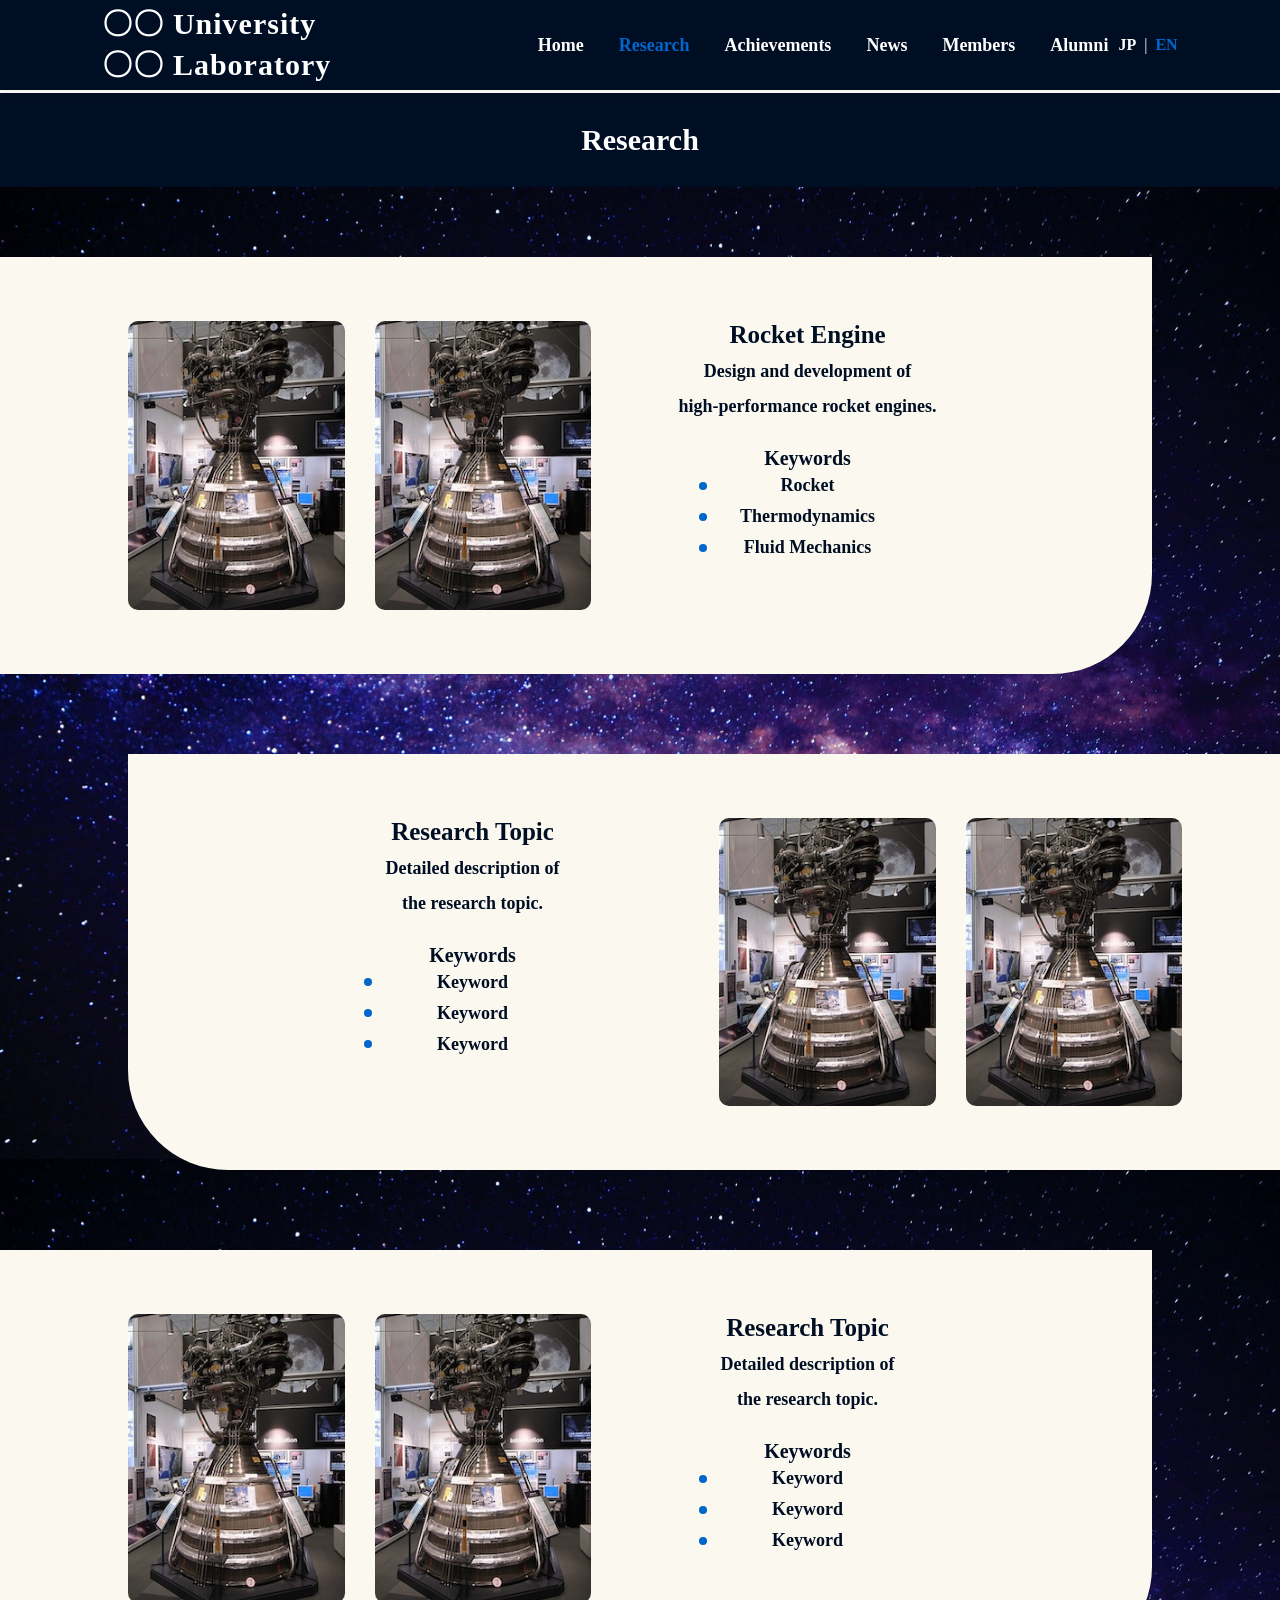
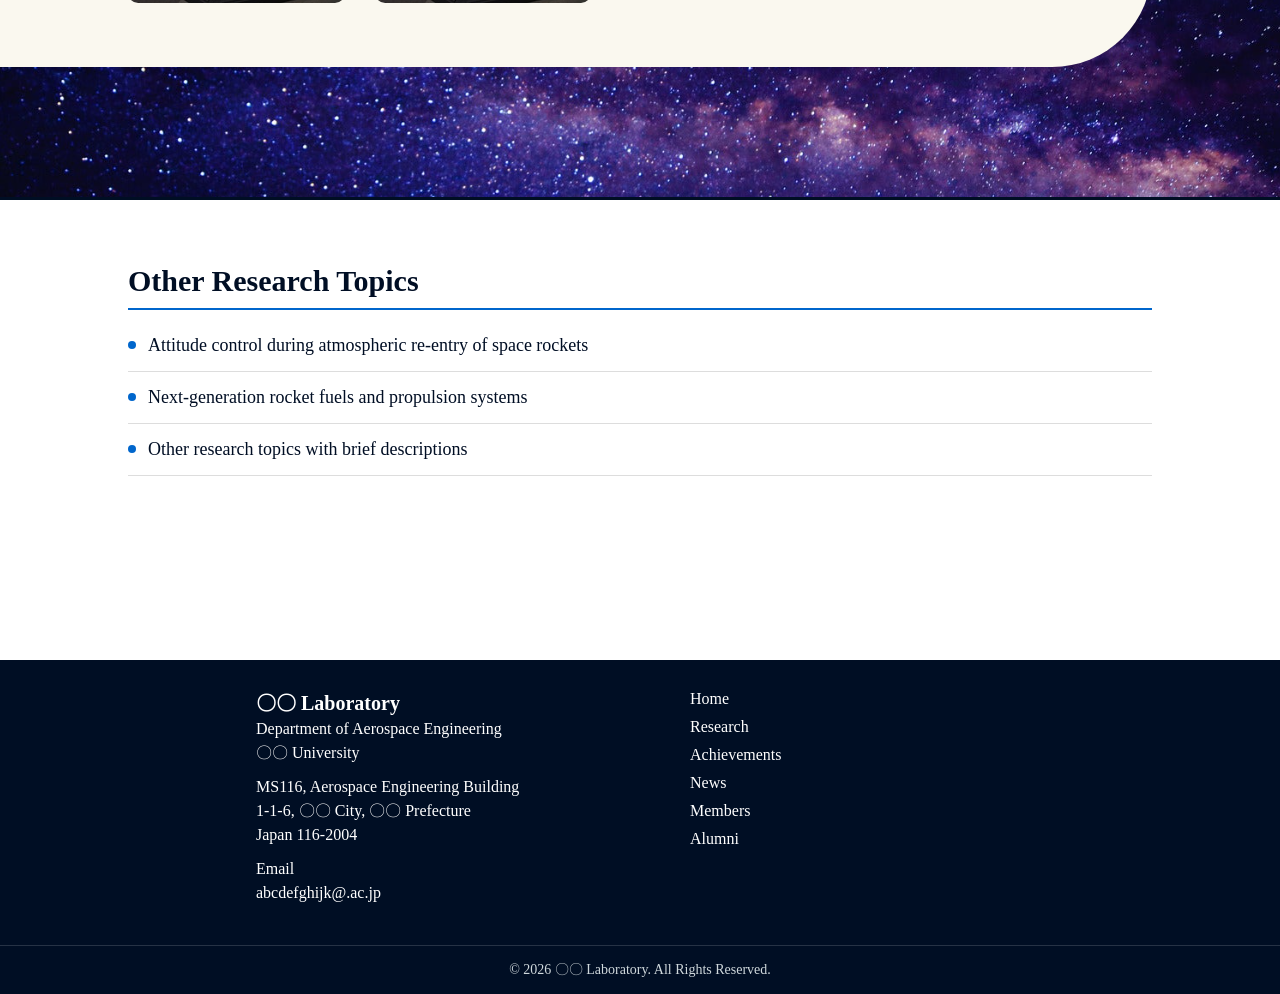
<file: en/en-research.html>
<!DOCTYPE html>
<html lang="en">

<head>

    <meta charset="UTF-8">
    <meta name="viewport" content="width=device-width, initial-scale=1.0">
    <title>〇〇 Laboratory</title>
    <link rel="stylesheet" href="../css/css.css">
    <link rel="preconnect" href="https://fonts.googleapis.com">
    <link rel="preconnect" href="https://fonts.gstatic.com" crossorigin>
    <link href="https://fonts.googleapis.com/css2?family=Inter:wght@100..900&family=Noto+Sans+JP:wght@100..900&display=swap" rel="stylesheet">

</head>

<body class="sub">

    <header>

        <div class="labo-name">
            <h1>〇〇 University 〇〇 Laboratory</h1>
        </div>

        <div class="header-menu">
            <nav>

                <a href="en-index.html">
                    <span class="jp">Home</span>
                </a>

                <a href="en-research.html" class="active">
                    <span class="jp">Research</span>
                </a>

                <a href="en-achievement.html">
                    <span class="jp">Achievements</span>
                </a>

                <a href="en-news.html">
                    <span class="jp">News</span>
                </a>

                <a href="en-member.html">
                    <span class="jp">Members</span>
                </a>

                <a href="en-senior.html">
                    <span class="jp">Alumni</span>
                </a>

            </nav>
        </div>

        <div class="lang-switch">

            <a href="../research.html">
                JP
            </a>

            <span>|</span>

            <a href="en-research.html" class="active">
                EN
            </a>

        </div>

        <button class="hamburger">
            ☰
        </button>

    </header>


    <section class="research-top">
        <h1>Research</h1>
    </section>


    <section class="research">

        <div class="research-list">

            <div class="research-item">

                <div class="research-item-left">
                    <img src="../images/research01.jpg">
                    <img src="../images/research01.jpg">
                </div>

                <div class="research-item-right">

                    <h2>Rocket Engine</h2>

                    <p>
                        Design and development of<br>
                        high-performance rocket engines.
                    </p>

                    <h3><br>Keywords</h3>

                    <ul>
                        <li>Rocket</li>
                        <li>Thermodynamics</li>
                        <li>Fluid Mechanics</li>
                    </ul>

                </div>

            </div>


            <div class="research-item">

                <div class="research-item-left">
                    <img src="../images/research01.jpg">
                    <img src="../images/research01.jpg">
                </div>

                <div class="research-item-right">

                    <h2>Research Topic</h2>

                    <p>
                        Detailed description of<br>
                        the research topic.
                    </p>

                    <h3><br>Keywords</h3>

                    <ul>
                        <li>Keyword</li>
                        <li>Keyword</li>
                        <li>Keyword</li>
                    </ul>

                </div>

            </div>


            <div class="research-item">

                <div class="research-item-left">
                    <img src="../images/research01.jpg">
                    <img src="../images/research01.jpg">
                </div>

                <div class="research-item-right">

                    <h2>Research Topic</h2>

                    <p>
                        Detailed description of<br>
                        the research topic.
                    </p>

                    <h3><br>Keywords</h3>

                    <ul>
                        <li>Keyword</li>
                        <li>Keyword</li>
                        <li>Keyword</li>
                    </ul>

                </div>

            </div>


            <div class="other-research">

                <h1>Other Research Topics</h1>

                <ul>

                    <li>
                        Attitude control during atmospheric re-entry of space rockets
                    </li>

                    <li>
                        Next-generation rocket fuels and propulsion systems
                    </li>

                    <li>
                        Other research topics with brief descriptions
                    </li>

                </ul>

            </div>

        </div>

    </section>


    <footer>

        <div class="footer-content">

            <div class="footer-left">

                <h1>〇〇 Laboratory</h1>

                <p>
                    Department of Aerospace Engineering<br>
                    〇〇 University
                </p>

                <p>
                    MS116, Aerospace Engineering Building<br>
                    1-1-6, 〇〇 City, 〇〇 Prefecture<br>
                    Japan 116-2004
                </p>

                <p>
                    Email<br>
                    abcdefghijk@.ac.jp
                </p>

            </div>

            <div class="footer-right">

                <ul>

                    <li><a href="en-index.html">Home</a></li>
                    <li><a href="en-research.html">Research</a></li>
                    <li><a href="en-achievement.html">Achievements</a></li>
                    <li><a href="en-news.html">News</a></li>
                    <li><a href="en-member.html">Members</a></li>
                    <li><a href="en-senior.html">Alumni</a></li>

                </ul>

            </div>

        </div>

        <div class="footer-copy">
            © 2026 〇〇 Laboratory. All Rights Reserved.
        </div>

    </footer>

    <script src="../js/js.js"></script>

</body>

</html>
</file>
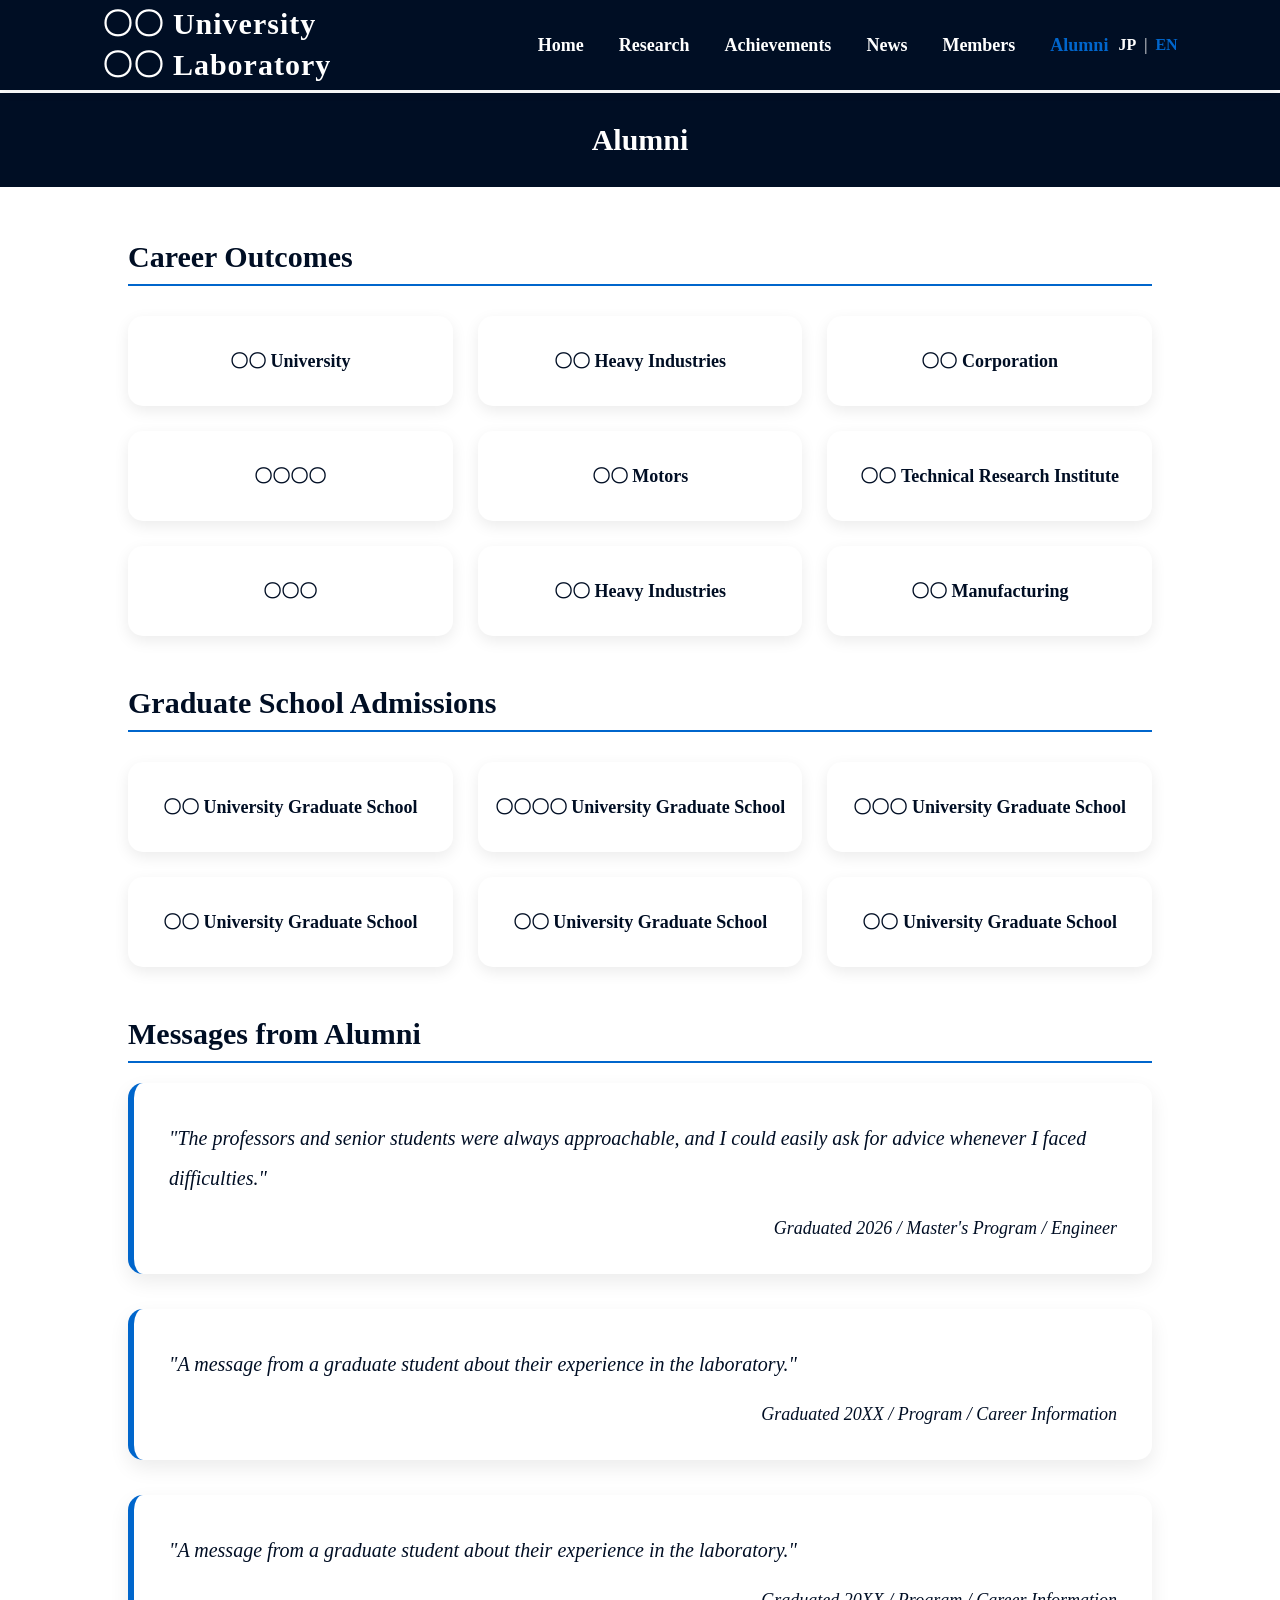
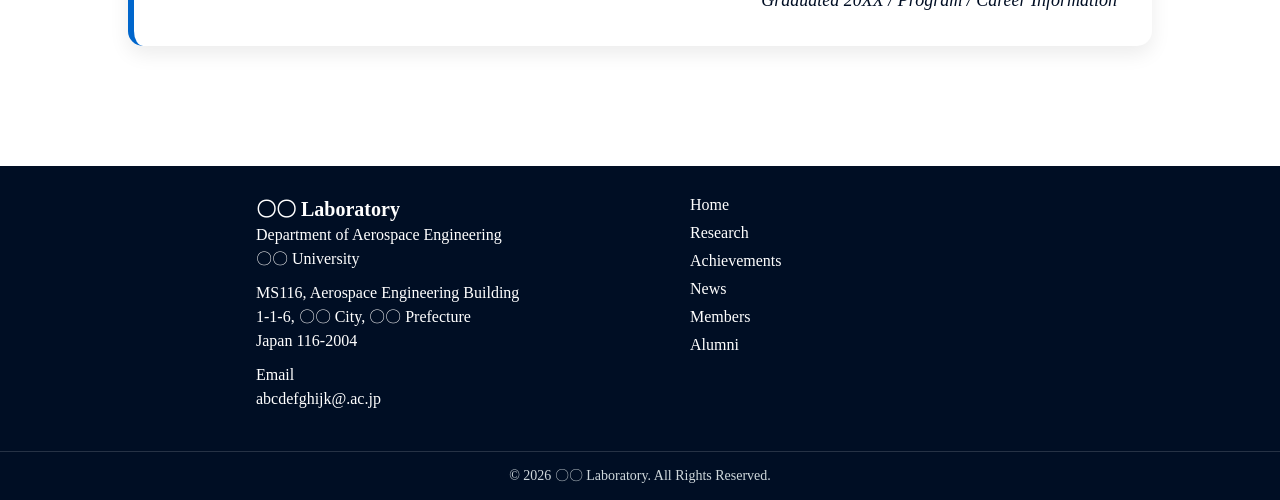
<file: en/en-senior.html>
<!DOCTYPE html>
<html lang="en">

<head>

    <meta charset="UTF-8">
    <meta name="viewport" content="width=device-width, initial-scale=1.0">
    <title>〇〇 Laboratory</title>
    <link rel="stylesheet" href="../css/css.css">
    <link rel="preconnect" href="https://fonts.googleapis.com">
    <link rel="preconnect" href="https://fonts.gstatic.com" crossorigin>
    <link href="https://fonts.googleapis.com/css2?family=Inter:wght@100..900&family=Noto+Sans+JP:wght@100..900&display=swap" rel="stylesheet">

</head>


<body class="sub">


    <header>

        <div class="labo-name">
            <h1>〇〇 University 〇〇 Laboratory</h1>
        </div>


        <div class="header-menu">

            <nav>

                <a href="en-index.html">
                    <span class="jp">Home</span>
                </a>

                <a href="en-research.html">
                    <span class="jp">Research</span>
                </a>

                <a href="en-achievement.html">
                    <span class="jp">Achievements</span>
                </a>

                <a href="en-news.html">
                    <span class="jp">News</span>
                </a>

                <a href="en-member.html">
                    <span class="jp">Members</span>
                </a>

                <a href="en-senior.html" class="active">
                    <span class="jp">Alumni</span>
                </a>

            </nav>

        </div>


        <div class="lang-switch">

            <a href="../senior.html">
                JP
            </a>

            <span>|</span>

            <a href="en-senior.html" class="active">
                EN
            </a>

        </div>


        <button class="hamburger">
            ☰
        </button>


    </header>



    <section class="senior-top">

        <h1>Alumni</h1>

    </section>




    <section class="senior">


        <div class="job-career">


            <h1>Career Outcomes</h1>


            <div class="career-list">


                <div class="career-item">〇〇 University</div>

                <div class="career-item">〇〇 Heavy Industries</div>

                <div class="career-item">〇〇 Corporation</div>


                <div class="career-item">〇〇〇〇</div>

                <div class="career-item">〇〇 Motors</div>

                <div class="career-item">〇〇 Technical Research Institute</div>


                <div class="career-item">〇〇〇</div>

                <div class="career-item">〇〇 Heavy Industries</div>

                <div class="career-item">〇〇 Manufacturing</div>


            </div>


        </div>


    </section>




    <section class="senior">


        <div class="school-career">


            <h1>Graduate School Admissions</h1>


            <div class="career-list">


                <div class="career-item">
                    〇〇 University Graduate School
                </div>

                <div class="career-item">
                    〇〇〇〇 University Graduate School
                </div>

                <div class="career-item">
                    〇〇〇 University Graduate School
                </div>


                <div class="career-item">
                    〇〇 University Graduate School
                </div>

                <div class="career-item">
                    〇〇 University Graduate School
                </div>

                <div class="career-item">
                    〇〇 University Graduate School
                </div>


            </div>


        </div>


    </section>





    <section class="senior">


        <div class="senior-voice">


            <h1>Messages from Alumni</h1>


            <div class="senior-voice-list">


                <div class="senior-voice-card">


                    <p class="senior-voice-message">

                        "The professors and senior students were always approachable,
                        and I could easily ask for advice whenever I faced difficulties."

                    </p>


                    <div class="senior-voice-info">

                        Graduated 2026 / Master's Program / Engineer

                    </div>


                </div>





                <div class="senior-voice-card">


                    <p class="senior-voice-message">

                        "A message from a graduate student about their experience
                        in the laboratory."

                    </p>


                    <div class="senior-voice-info">

                        Graduated 20XX / Program / Career Information

                    </div>


                </div>





                <div class="senior-voice-card">


                    <p class="senior-voice-message">

                        "A message from a graduate student about their experience
                        in the laboratory."

                    </p>


                    <div class="senior-voice-info">

                        Graduated 20XX / Program / Career Information

                    </div>


                </div>



            </div>


        </div>


    </section>





    <footer>


        <div class="footer-content">


            <div class="footer-left">


                <h1>〇〇 Laboratory</h1>


                <p>
                    Department of Aerospace Engineering<br>
                    〇〇 University
                </p>


                <p>
                    MS116, Aerospace Engineering Building<br>
                    1-1-6, 〇〇 City, 〇〇 Prefecture<br>
                    Japan 116-2004
                </p>


                <p>
                    Email<br>
                    abcdefghijk@.ac.jp
                </p>


            </div>



            <div class="footer-right">


                <ul>

                    <li><a href="en-index.html">Home</a></li>
                    <li><a href="en-research.html">Research</a></li>
                    <li><a href="en-achievement.html">Achievements</a></li>
                    <li><a href="en-news.html">News</a></li>
                    <li><a href="en-member.html">Members</a></li>
                    <li><a href="en-senior.html">Alumni</a></li>

                </ul>


            </div>


        </div>


        <div class="footer-copy">

            © 2026 〇〇 Laboratory. All Rights Reserved.

        </div>


    </footer>




    <script src="../js/js.js"></script>


</body>

</html>
</file>
<file: css/css.css>
*{
    margin:0;
    padding:0;
    box-sizing:border-box;
}

.body{
    font-family:"Inter","Noto Sans JP",sans-serif;
    color:#222;
}





.hero{
    position:relative;
    width:100%;
    height:90vh;
    overflow:hidden;
}
.hero video{
    position:absolute;
    top:50%;
    left:50%;
    width:100%;
    height:100%;
    object-fit:cover;
    transform:translate(-50%,-50%);
}
.hero-overlay{
    position:absolute;
    inset:0;
    background:rgba(11,31,58,0.55);
}
.hero-text{
    position:absolute;
    top:50%;
    left:50%;
    transform:translate(-50%,-50%);
    color:white;
    font-size: 30px;
    z-index:2;
    text-align:center;
}
.hero-line {
    display: inline-block;
    opacity: 0;
    transform: translateY(40px);
    transition: opacity 0.8s ease, transform 0.8s ease;
}
.hero-line.show {
    opacity: 1;
    transform: translateY(0);
}
header{
    top:0;
    left:0;
    width:100%;
    height:90px;
    display:flex;
    align-items:center;
    justify-content:space-between;
    padding:0 8%;
    background:#000e24;
    box-shadow:0 2px 10px rgba(0,0,0,.08);
    z-index:1000;
}
header.fixed{
    position:fixed;
    top:0;
    left:0;
    width:100%;
}
.sub header{
    position:fixed;
    top:0;
    left:0;
    width:100%;
}
.labo-name h1{
    font-size:30px;
    font-weight:700;
    letter-spacing:1px;
    margin-left: auto;
    color:#ffffff;
}
.header-menu nav{
    display:flex;
    align-items:center;
    margin-left: 200px;
    gap:35px;
}
.header-menu a{
    text-decoration:none;
    color:#ffffff;
    font-size:18px;
    font-weight:600;
    transition:.3s;
}
.header-menu a:hover{
    color:#0066cc;
}
.header-menu a.active{
    color:#0066cc;
}
.lang-switch{
    display:flex;
    align-items:center;
    gap:8px;
    margin-left: 10px;
    font-size:16px;
    color:#ffffff;
}
.lang-switch a{
    text-decoration:none;
    color:#ffffff;
    font-weight:600;
}
.lang-switch a.active{
    color:#0066cc;
}
.lang-switch a:hover{
    color:#0066cc;
}
.hamburger{
    display:none;
    background:none;
    border:none;
    font-size:30px;
    cursor:pointer;
}





.home{
    width: 100%;
    padding: 100px;
    background-color:#000e24;
    border-top:5px solid #ffffff;
    border-bottom:5px solid #ffffff;
    
}
.welcome{
    text-align: center;
}
.welcome h1{
    font-size:30px;
    color:#000e24;
    color: white;
}
.welcome p{
    font-size:20px;
    font-weight: 700;
    line-height: 35px;
    color:#000e24;
    color: white;
    margin-bottom: 20px;
}





.top-research{
    width: 100%;
    padding: 100px;
    text-align: center;
    background:rgb(255, 255, 255);
    background-image: url("../images/bg02.png");
    background-size:cover;
    background-position:center;
    background-repeat:no-repeat;
}
.top-research h1{
    color: white;
    font-size: 30px;
    font-weight: 700;
}
.top-research-list{
    margin-top: 50px;
    gap:80px;
    text-align: center;
    justify-content:center;
    display: flex;
}
.top-research-list h2{
    font-size:25px;
    color:#000e24;
}
.top-research-list p{
    font-size:18px;
    font-weight: 700;
    line-height: 35px;
    color:#000e24;
    margin-top: 5px;
}
.top-research-item{
    padding: 50px;
    background:#ffffff;
    border-radius:15px;
    overflow:hidden;
    text-decoration:none;
    color:#222;
    box-shadow:0 10px 30px rgba(0,0,0,0.1);
    transition:.3s;
}
.top-research-item:hover{
    transform:translateY(-10px);
}
.more-btn{
    display:block;
    width:200px;
    margin:50px auto;
    padding:15px;
    text-align:center;
    background:#000e24;
    font-size:18px;
    color:white;
    text-decoration:none;
    border-radius:5px;
    transition:.3s;
}
.more-btn:hover{
    background:#0066cc;
    transform:translateY(-5px);
    box-shadow:0 15px 35px rgba(0,0,0,.15);
}
.top-news{
    width:80%;
    max-width:1000px;
    margin:100px auto;

}
.top-news h1{
    text-align: center;
    font-size:30px;
    font-weight: 700;
    color:#000e24;
    margin-bottom:40px;
}
.top-news-list{
    border-top:1px solid #ddd;
}
.top-news-item{
    display:flex;
    align-items:center;
    gap:50px;
    padding:25px 20px;
    border-bottom:1px solid #ddd;
    text-decoration:none;
    color:#222;
    transition:.3s;
}
.top-news-item:hover{
    background:#f5f7fa;
}
.top-news-item time{
    color:#0066cc;
    font-weight:600;
    min-width:100px;
    font-size:18px;
}
.top-news-item p{
    color: #000e24;
    font-weight: 700;
    margin:0;
    font-size:18px;
}





footer{
    background:#000e24;
    color:white;
    margin-top:120px;
}
.footer-content{
    width:60%;
    max-width:1200px;
    margin:auto;
    padding:30px 0;
    display:flex;
    justify-content:space-between;
    gap:100px;
}
.footer-left{
    flex:1;
}
.footer-left h1{
    font-size:20px;
    font-weight:700;
}
.footer-left p{
    line-height:1.5;
    margin-bottom:10px;
    color:#ffffff;
}
.footer-right{
    flex:1;
}
.footer-right ul{
    list-style:none;
    padding:0;
}
.footer-right li{
    margin-bottom:10px;
}
.footer-right a{
    color:white;
    text-decoration:none;
    transition:.3s;
}
.footer-right a:hover{
    color:#0066cc;
}
.footer-copy{
    border-top:1px solid rgba(255,255,255,.15);
    text-align:center;
    padding:15px;
    color:#cfd8dc;
    font-size:14px;
}





.research-top{
    width: 100%;
    margin-top: 90px;
    padding:30px;
    text-align: center;
    background-color: #000e24;
    border-top:3px solid #ffffff;

}
.research-top h1{
    font-size:30px;
    color:#ffffff;
}
.research{
    width: 100%;
    padding-top: 50px;
    text-align: center;
    background-image: url("../images/bg03.png");
}
.research-list{
    margin-top: 20px;
    gap:80px;
    text-align: center;
    display: flex;
    flex-direction:column;
    justify-content:center;
}
.research-list h2{
    font-size:25px;
    color:#000e24;
}
.research-list h3{
    font-size:20px;
    color:#000e24;
}
.research-list p{
    font-size:18px;
    font-weight: 700;
    line-height: 35px;
    color:#000e24;
    margin-top: 5px;
}
.research-item{
    display: flex;
    flex-direction: row;
    width:90%;
    padding: 5% 10%;
    gap:30px;
    background-color:#ffffff;
    background-color: #faf8ef;
    overflow:contain;
    text-decoration:none;
    flex:1;
    transition:.3s;
}
.research-item ul{
    text-align: center;
    list-style:none;
    padding:0;
}
.research-item li{
    font-size:18px;
    font-weight: 700;
    color:#000e24;
    padding:5px ;
    position:relative;

}
.research-item li::before{
    content:"";
    width:8px;
    height:8px;
    background:#0066cc;
    border-radius:50%;
    position:absolute;
    left:25%;
    top:50%;
    transform:translateY(-50%);
}
.research-item:nth-child(even){
    flex-direction:row-reverse;
    border-bottom-left-radius:100px;
    margin-right: 0px;
    margin-left:auto;
    margin-right:0;
}
.research-item:nth-child(odd){
    flex-direction:row;
    border-bottom-right-radius:100px;
    margin-left:0;
    margin-right:auto;
}

.research-item-left{
    display: flex;
    gap:30px;
    flex: 1;
}
.research-item-right{
    flex:1;
}
.research-item-left img{
    width:50%;
    height:auto;
    object-fit:contain;
    border-radius:10px;
}
.other-research{
    width:100%;
    padding: 5% 10% ;
    margin-top: 50px;
    text-align:left;
    background-color: #ffffff;
    border-top:3px solid #000e24 ;
}
.other-research h1{
    font-size: 30px;
    color: #000e24;
    text-align: left;
    border-bottom:2px solid #0066cc;
    padding-bottom: 10px;
    margin-bottom: 10px;
}
.other-research ul{
    list-style:none;
    padding:0;
}
.other-research li{
    font-size:18px;
    color:#000e24;
    padding:15px 20px;
    border-bottom:1px solid #ddd;
    position:relative;
}
/* 左側に青いマーク */
.other-research li::before{
    content:"";
    width:8px;
    height:8px;
    background:#0066cc;
    border-radius:50%;
    position:absolute;
    left:0;
    top:50%;
    transform:translateY(-50%);
}





.achievement-top{
    width: 100%;
    margin-top: 90px;
    padding:30px;
    text-align: center;
    background-color: #000e24;
    border-top:3px solid #ffffff;
    border-bottom:3px solid #ffffff;

}
.achievement-top h1{
    font-size:30px;
    color:#ffffff;
}
.achievement{
    width:80%;
    margin:0px auto;
}
.achievement-year{
    margin-top:50px;
}
.year h2{
    font-size:30px;
    color:#0066cc;
    text-align: left;
    border-bottom:2px solid #0066cc;
    padding-bottom:10px;
}
.achievement-category{
    margin-top:30px;
}
.achievement-category h3{
    font-size:24px;
    color:#000e24;
}
.achievement-category ul{
    list-style:none;
    padding:0;
}
.achievement-category li{
    padding:15px 0;
    border-bottom:1px solid #ddd;
    font-size:18px;
}




.news-top{
    width: 100%;
    margin-top: 90px;
    padding:30px;
    text-align: center;
    background-color: #000e24;
    border-top:3px solid #ffffff;
    border-bottom:3px solid #ffffff;

}
.news-top h1{
    font-size:30px;
    color:#ffffff;
}
.news{
    width:80%;
    max-width:1000px;
    margin:0px auto;
}
.news-item{
    padding:40px 0;
    margin-bottom: 30px;
}
.news-date h1{
    color:#0066cc;
    font-size:25px;
    font-weight:700;
    text-align: left;
    border-bottom:2px solid #0066cc;
    padding-bottom: 10px;
    margin-bottom: 10px;
}
.news-title h1{
    font-size:30px;
    font-weight: 700;
    color:#0B1F3A;
    margin-bottom:20px;
}
.news-text p{
    font-size:18px;
    font-weight: 700;
    line-height:2;
    color:#000e24;
}
.news-image{
    margin-top:30px;
}
.news-image img{
    width:100%;
    max-width:700px;
    height:auto;
    border-radius:15px;
    display:block;
}





.member-top{
    width: 100%;
    margin-top: 90px;
    padding:30px;
    text-align: center;
    background-color:#000e24;
    border-top:3px solid #ffffff;
    border-bottom:3px solid #ffffff;

}
.member-top h1{
    font-size:30px;
    color:#ffffff;
}
.member{
    width:90%;
    max-width:1200px;
    margin:50px auto;
}
.professor-card{
    width: 100%;
    padding: 30px;
    background-color: #ffffff;
    border-radius:20px;
    overflow:hidden;
    text-align:center;
    box-shadow:0 8px 25px rgba(0,0,0,.08);
    transition:.3s;
}
.professor-card:hover{
    transform:translateY(-8px);
    box-shadow:0 15px 35px rgba(0,0,0,.15);
}
.professor-profile{
    display:flex;
    align-items:center;
    gap:80px;
}
.professor-left{
    flex:0.8;
    text-align:center;
}
.professor-left img{
    width:100%;
    max-width:320px;
    border-radius:20px;
    box-shadow:0 10px 30px rgba(0,0,0,.15);
}
.professor-right{
    flex:1.2;
    text-align:left;
}
.professor-right h1{
    font-size:35px;
    color:#000e24;
    margin-bottom:30px;
}
.professor-right h2{
    margin-top:30px;
    margin-bottom:10px;
    color:#0066cc;
    font-size:25px;
}
.professor-right p{
    font-size:18px;
    font-weight: 700;
    line-height:2;
    color:#000e24;
}
.member h1{
    margin-top: 50px;
    font-size:30px;
    color:#000e24;
    text-align: left;
    border-bottom:2px solid #0066cc;
    padding-bottom: 10px;
    margin-bottom: 20px;
}
.student-list{
    display:flex;
    flex-wrap:wrap;
    gap:40px;
}
.student-card{
    width:220px;
    background:#ffffff;
    border-radius:20px;
    overflow:hidden;
    text-align:center;
    box-shadow:0 8px 25px rgba(0,0,0,.08);
    transition:.3s;
}
.student-card:hover{
    transform:translateY(-8px);
    box-shadow:0 15px 35px rgba(0,0,0,.15);
}
.student-card img{
    width:100%;
    aspect-ratio:1/1;
    object-fit:cover;
}
.student-card h2{
    margin-top:10px;
    font-size:22px;
    font-weight:700;
    color:#000e24;
}
.student-card p{
    padding:10px 20px 25px;
    font-size:16px;
    font-weight: 700;
    line-height:1.8;
    color:#0066cc;
}



.senior-top{
    width: 100%;
    margin-top: 90px;
    padding:30px;
    text-align: center;
    background-color:#000e24;
    border-top:3px solid #ffffff;
    border-bottom:3px solid #ffffff;
}
.senior-top h1{
    font-size:30px;
    color:#ffffff;
}
.senior{
    width:80%;
    max-width:1200px;
    margin:50px auto;
}
.senior h1{
    font-size: 30px;
    font-weight: 700;
    color: #000e24;
    text-align: left;
    border-bottom:2px solid #0066cc;
    padding-bottom: 10px;
  
}
.career-list{
    margin-top: 30px;
    display:grid;
    grid-template-columns:repeat(3,1fr);
    gap:25px;
}
.career-item{
    display:flex;
    justify-content:center;
    align-items:center;
    min-height:90px;
    background:#ffffff;
    border-radius:15px;
    font-size:18px;
    font-weight:600;
    color:#000e24;
    box-shadow:0 5px 15px rgba(0,0,0,.08);
    transition:.3s;
}
.career-item:hover{
    transform:translateY(-5px);
}
.senior-voice-list{
    margin-top: 20px;
    display:flex;
    flex-direction:column;
    gap:35px;
}
.senior-voice-card{
    background:#ffffff;
    border-left:6px solid #0066cc;
    border-radius:15px;
    padding:35px;
    box-shadow:0 8px 20px rgba(0,0,0,.08);
    transition:.3s;
}
.senior-voice-card:hover{
    transform:translateY(-5px);
}
.senior-voice-message{
    position:relative;
    font-size:20px;
    line-height:2;
    color:#000e24;
    font-style:italic;
}
.senior-voice-info{
    margin-top:20px;
    text-align:right;
    font-size:18px;
    color:#000e24;
    font-style:italic;
}



/* 共通 */

.fade-up,
.fade-left,
.fade-right{
    opacity:0;
    transition:1s ease;
}
.fade-up{
    opacity:0;
    transform:translateY(40px);
    transition:1s ease;
}
.hero-text.fade-up{
    transform:translate(-50%,-40%);
}
.hero-text.fade-up.show{
    transform:translate(-50%,-50%);
}
.fade-left{
    transform:translateX(-80px);
}
.fade-right{
    transform:translateX(80px);
}
.show{
    opacity:1;
    transform:translate(0);
}
</file>
